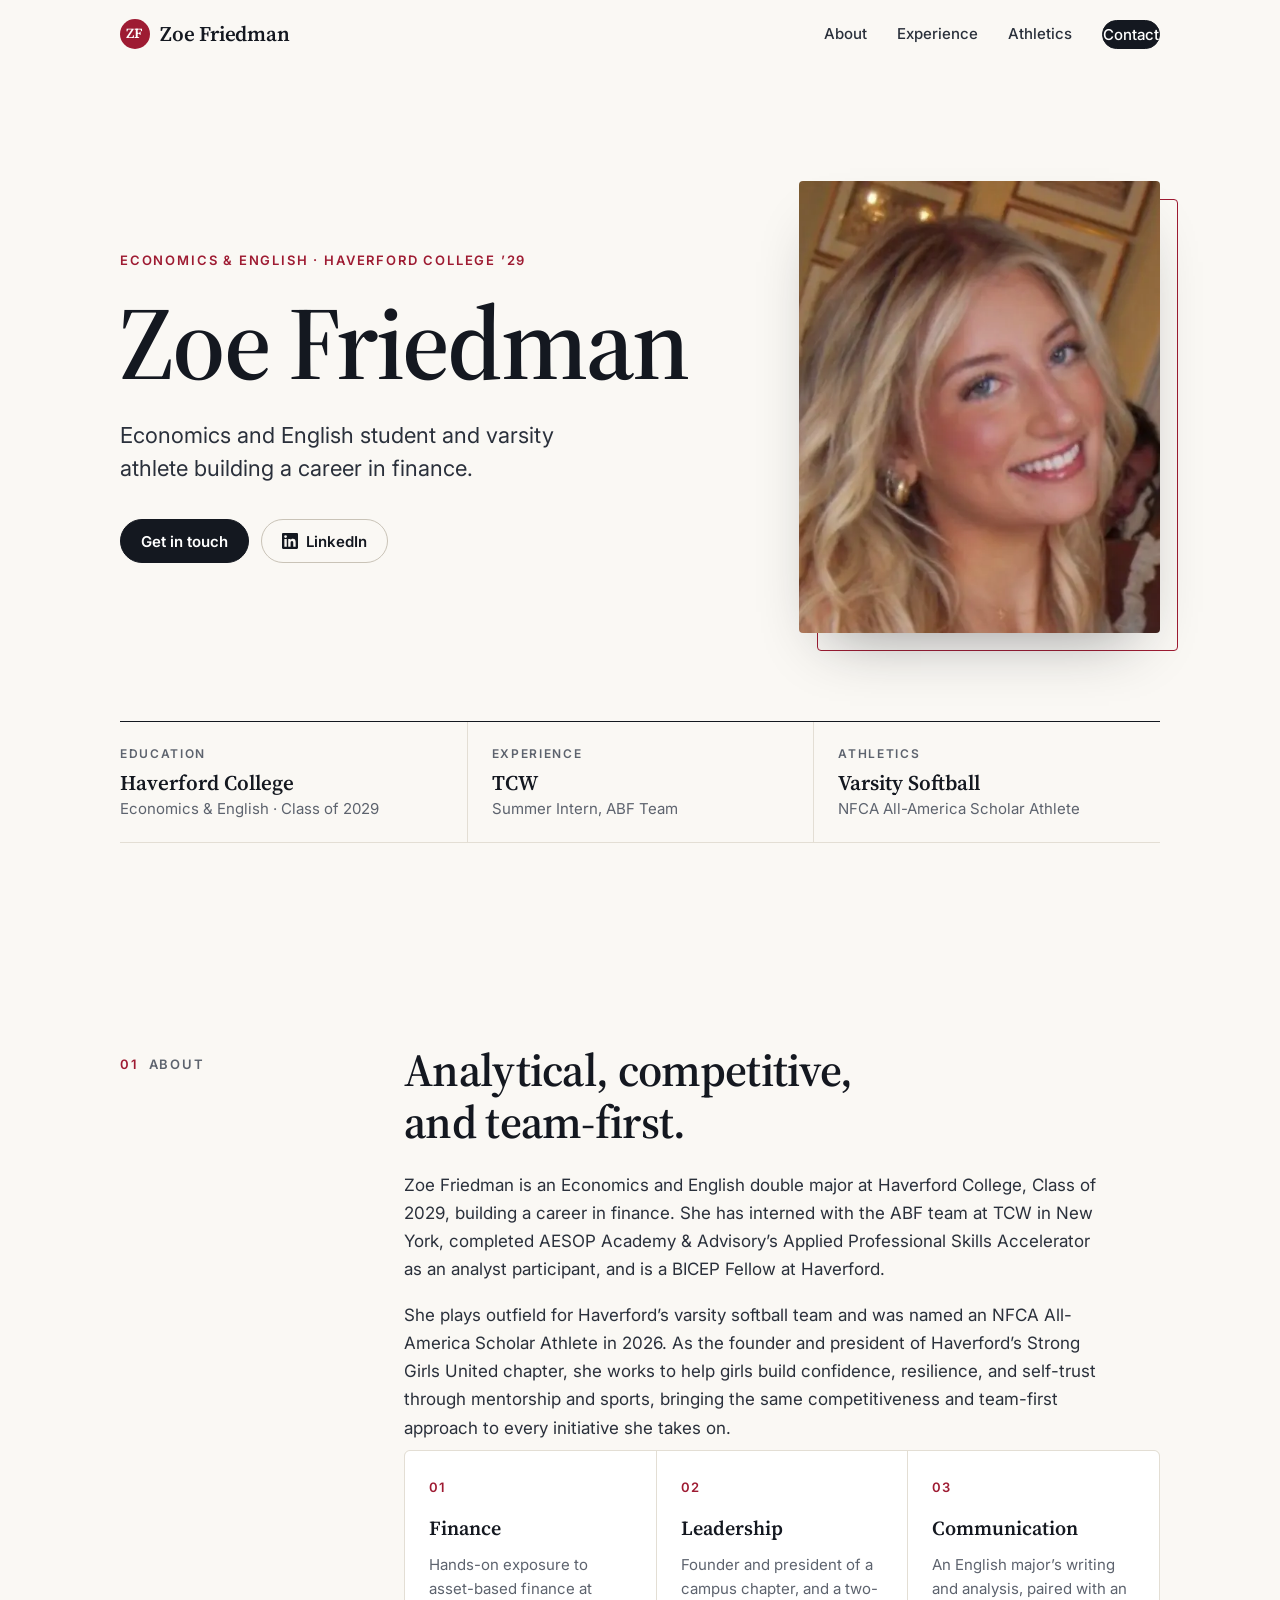
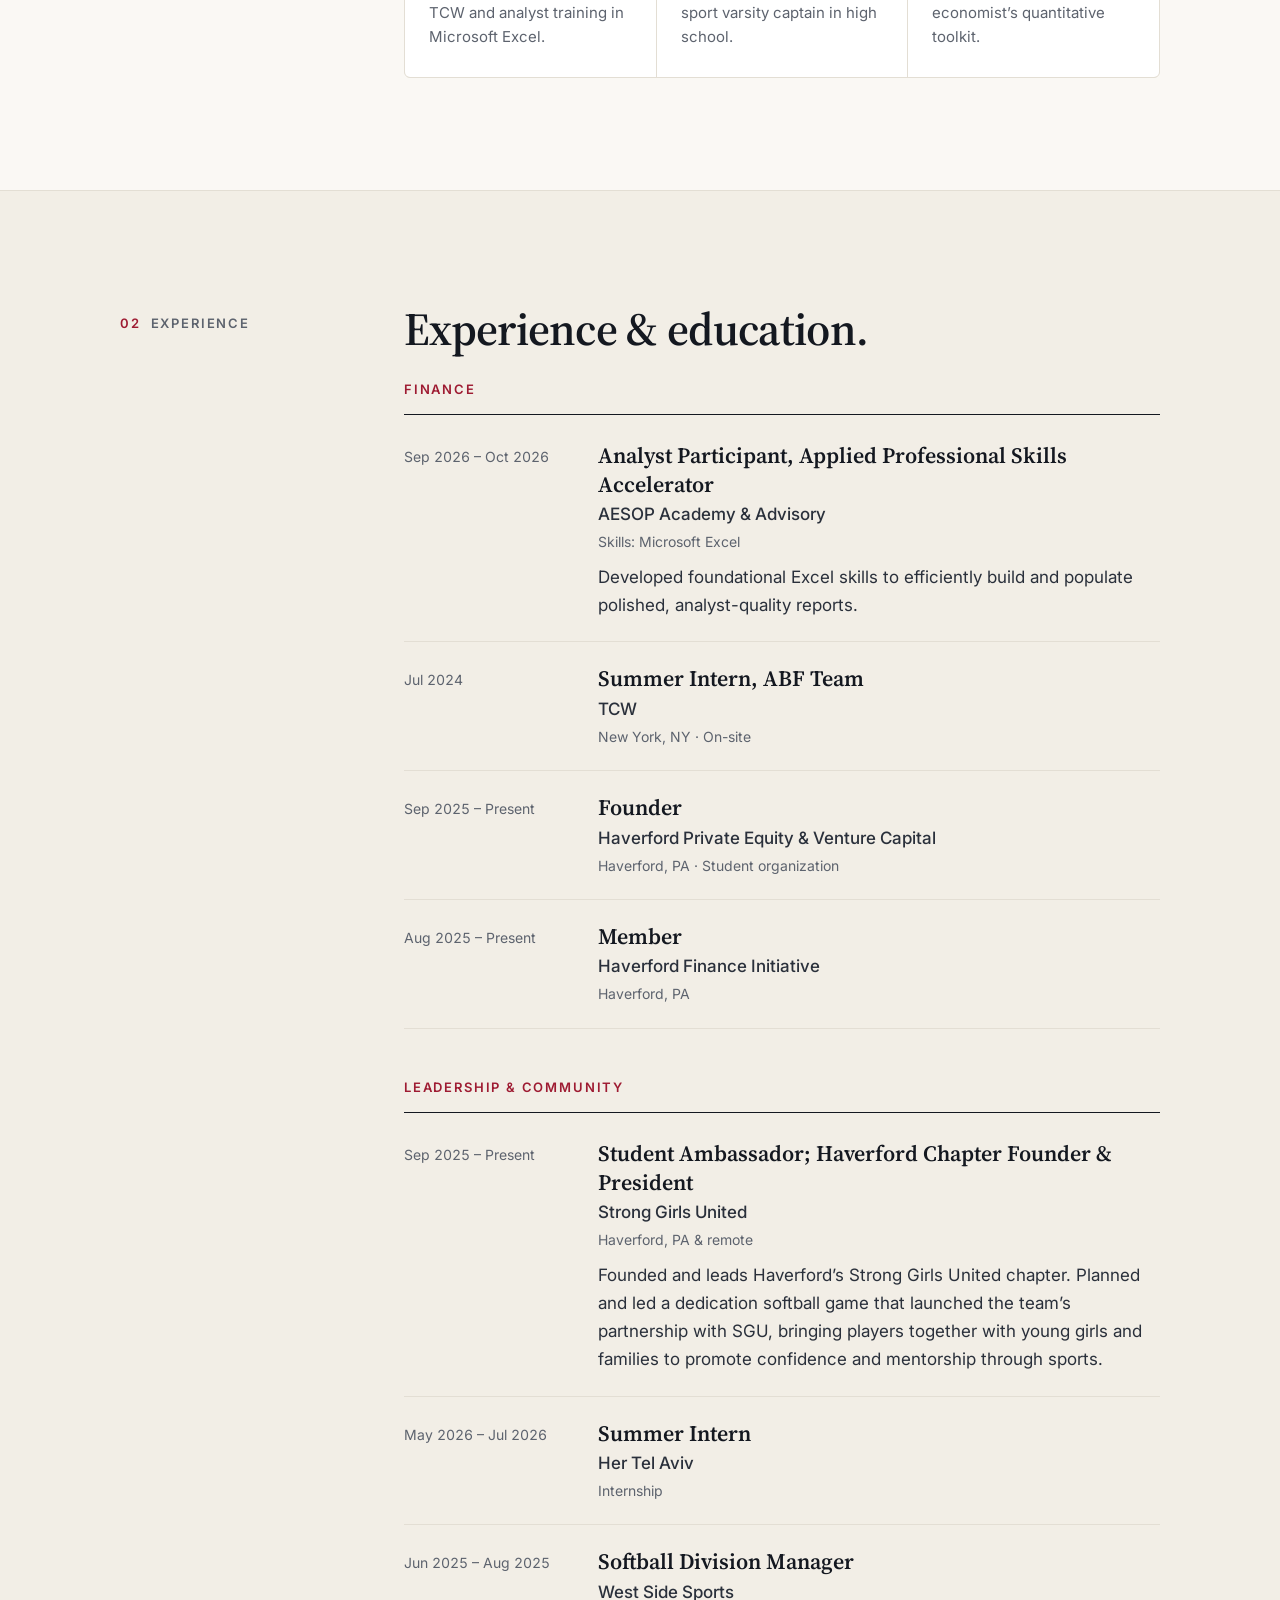
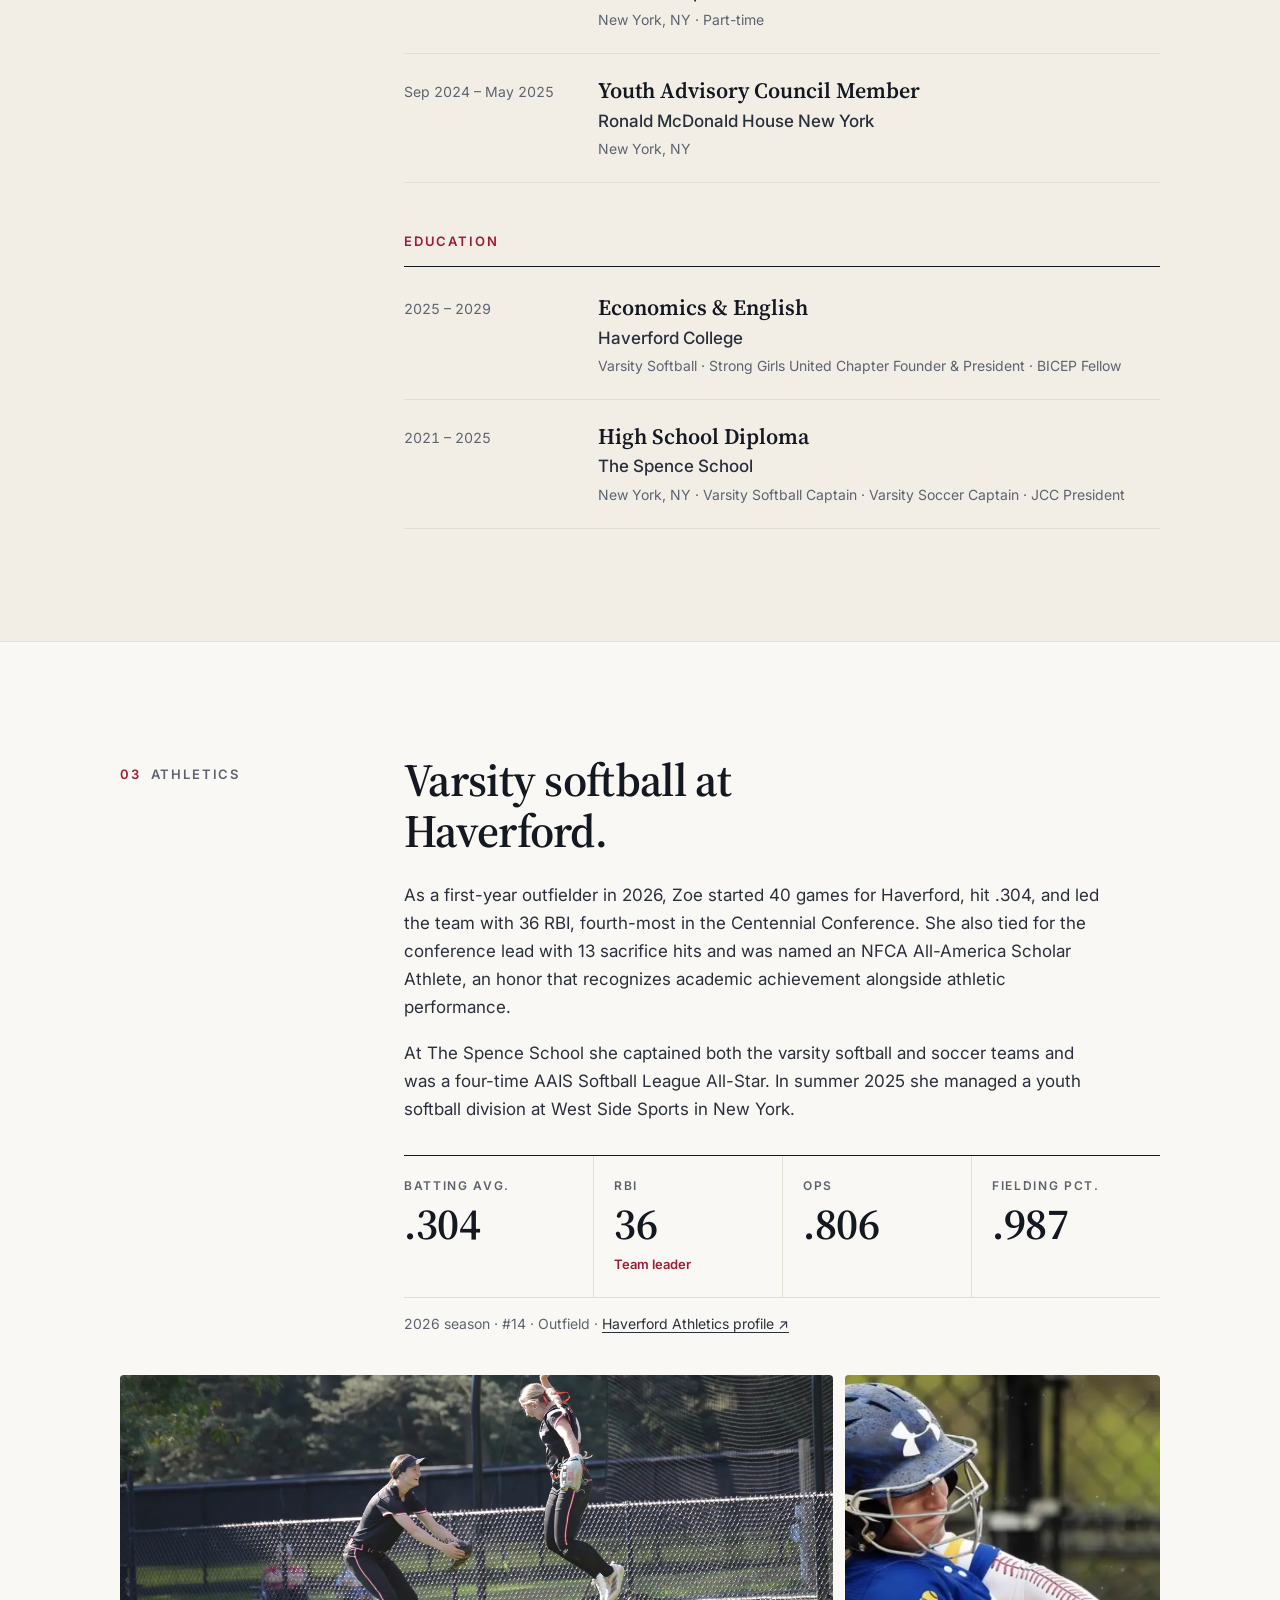
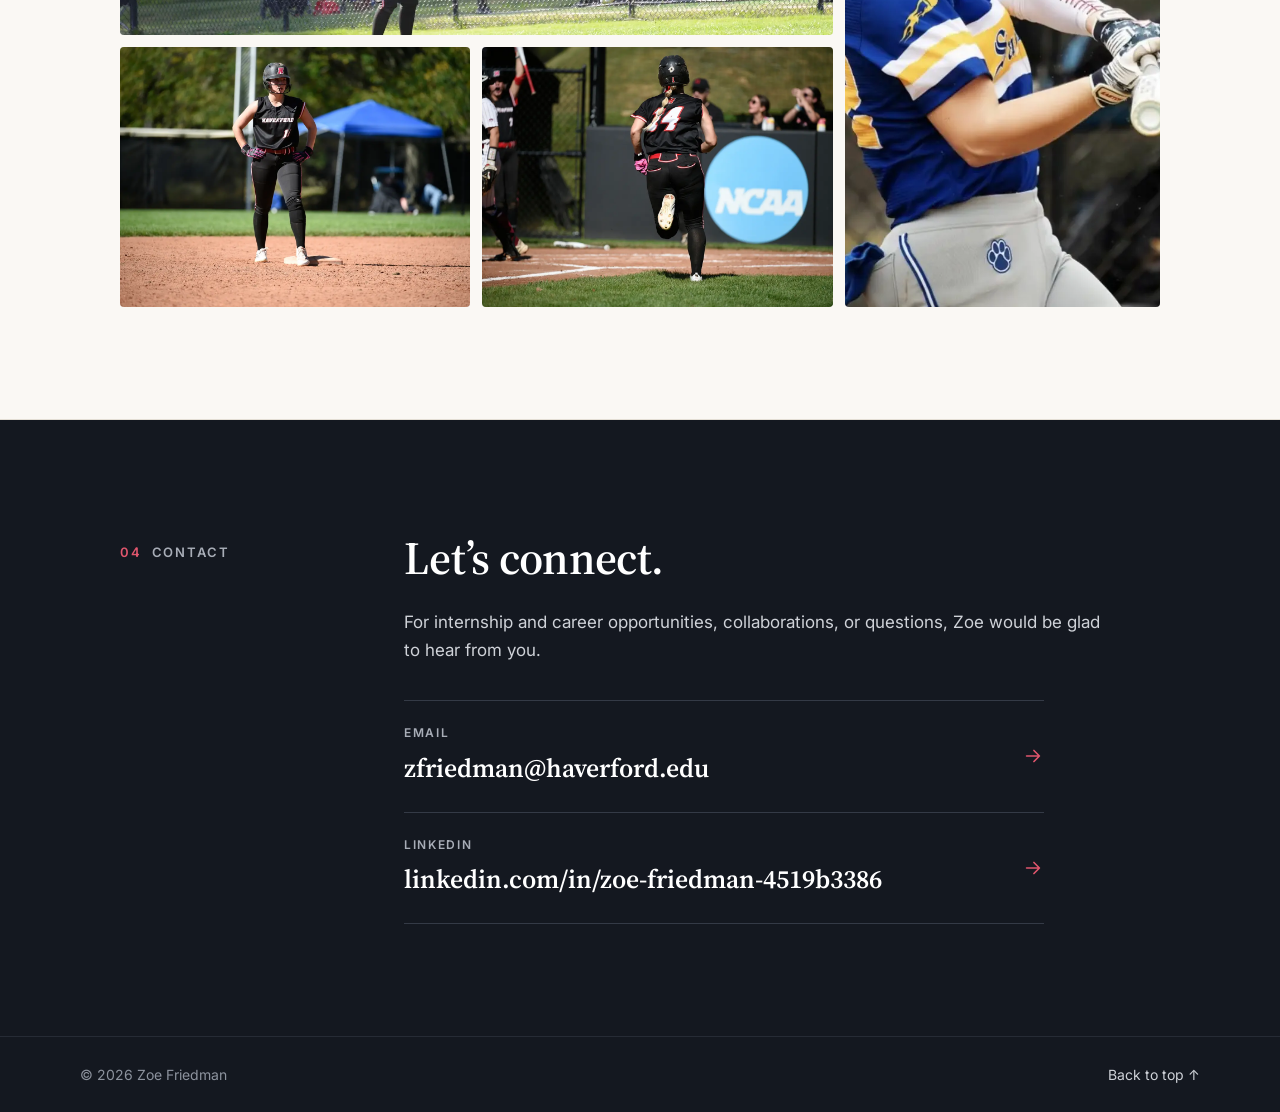
<file: index.html>
<!DOCTYPE html>
<html lang="en">
<head>
  <meta charset="utf-8" />
  <meta name="viewport" content="width=device-width, initial-scale=1" />

  <title>Zoe Friedman | Haverford College · Economics &amp; Finance</title>
  <meta name="description" content="Zoe Friedman is an Economics &amp; English student at Haverford College (Class of 2029) building a career in finance. Former TCW summer intern, varsity softball player, and NFCA All-America Scholar Athlete." />
  <meta name="author" content="Zoe Friedman" />
  <meta name="robots" content="index, follow, max-image-preview:large" />
  <link rel="canonical" href="https://www.zoefriedman.com/" />
  <meta name="theme-color" content="#faf8f4" />

  <!-- Link previews (LinkedIn, iMessage, Slack, etc.) -->
  <meta property="og:type" content="profile" />
  <meta property="og:site_name" content="Zoe Friedman" />
  <meta property="og:title" content="Zoe Friedman — Haverford College" />
  <meta property="og:description" content="Economics &amp; English student at Haverford College building a career in finance. Former TCW summer intern and NFCA All-America Scholar Athlete." />
  <meta property="og:url" content="https://www.zoefriedman.com/" />
  <meta property="og:image" content="https://www.zoefriedman.com/images/web/og-image.jpg" />
  <meta property="og:image:width" content="1200" />
  <meta property="og:image:height" content="630" />
  <meta property="og:image:alt" content="Zoe Friedman — Economics, Haverford College" />
  <meta property="profile:first_name" content="Zoe" />
  <meta property="profile:last_name" content="Friedman" />
  <meta name="twitter:card" content="summary_large_image" />
  <meta name="twitter:title" content="Zoe Friedman — Haverford College" />
  <meta name="twitter:description" content="Economics &amp; English student at Haverford College building a career in finance." />
  <meta name="twitter:image" content="https://www.zoefriedman.com/images/web/og-image.jpg" />

  <link rel="icon" href="favicon.svg" type="image/svg+xml" />
  <link rel="icon" href="images/favicon.png" type="image/png" sizes="512x512" />
  <link rel="apple-touch-icon" href="images/web/apple-touch-icon.png" />

  <link rel="preconnect" href="https://fonts.googleapis.com" />
  <link rel="preconnect" href="https://fonts.gstatic.com" crossorigin />
  <link href="https://fonts.googleapis.com/css2?family=Inter:wght@400;500;600&amp;family=Source+Serif+4:opsz,wght@8..60,400;8..60,600&amp;display=swap" rel="stylesheet" />
  <link rel="preload" as="image" href="images/web/zoe-friedman-headshot.webp" type="image/webp" />
  <link rel="stylesheet" href="styles.css" />

  <!-- Structured data: tells Google who this site is about -->
  <script type="application/ld+json">
  {
    "@context": "https://schema.org",
    "@graph": [
      {
        "@type": "WebSite",
        "@id": "https://www.zoefriedman.com/#website",
        "url": "https://www.zoefriedman.com/",
        "name": "Zoe Friedman",
        "inLanguage": "en-US",
        "about": { "@id": "https://www.zoefriedman.com/#zoe" }
      },
      {
        "@type": "ProfilePage",
        "@id": "https://www.zoefriedman.com/#profile",
        "url": "https://www.zoefriedman.com/",
        "name": "Zoe Friedman",
        "isPartOf": { "@id": "https://www.zoefriedman.com/#website" },
        "mainEntity": { "@id": "https://www.zoefriedman.com/#zoe" }
      },
      {
        "@type": "Person",
        "@id": "https://www.zoefriedman.com/#zoe",
        "name": "Zoe Friedman",
        "givenName": "Zoe",
        "familyName": "Friedman",
        "url": "https://www.zoefriedman.com/",
        "image": "https://www.zoefriedman.com/images/web/zoe-friedman-headshot.jpg",
        "email": "mailto:zfriedman@haverford.edu",
        "description": "Economics & English student at Haverford College (Class of 2029) building a career in finance; former TCW summer intern, varsity softball outfielder, and NFCA All-America Scholar Athlete.",
        "homeLocation": { "@type": "Place", "name": "New York, NY" },
        "award": ["NFCA All-America Scholar Athlete (2026)"],
        "alumniOf": [
          { "@type": "CollegeOrUniversity", "name": "Haverford College", "url": "https://www.haverford.edu/" },
          { "@type": "HighSchool", "name": "The Spence School" }
        ],
        "memberOf": [
          { "@type": "Organization", "name": "Haverford Private Equity & Venture Capital" },
          { "@type": "Organization", "name": "Haverford Finance Initiative" },
          { "@type": "Organization", "name": "Strong Girls United" },
          { "@type": "SportsTeam", "name": "Haverford College Softball", "sport": "Softball" }
        ],
        "knowsAbout": ["Economics", "Finance", "Asset-Based Finance", "Private Equity", "Venture Capital", "Microsoft Excel", "English Literature", "Leadership"],
        "sameAs": [
          "https://www.linkedin.com/in/zoe-friedman-4519b3386/",
          "https://haverfordathletics.com/sports/softball/roster/zoe--friedman/10756"
        ]
      }
    ]
  }
  </script>
</head>

<body>
  <a class="skip-link" href="#main">Skip to content</a>

  <!-- ============ HEADER ============ -->
  <header class="site-header" id="top">
    <div class="wrap header-inner">
      <a class="wordmark" href="#top" aria-label="Zoe Friedman — home">
        <span class="mono" aria-hidden="true">ZF</span>
        Zoe Friedman
      </a>

      <button class="menu-toggle" type="button" aria-expanded="false" aria-controls="site-nav" aria-label="Open menu">
        <svg width="20" height="20" viewBox="0 0 20 20" aria-hidden="true"><path d="M2 5h16M2 10h16M2 15h16" stroke="currentColor" stroke-width="1.6" stroke-linecap="round"/></svg>
      </button>

      <nav class="site-nav" id="site-nav" aria-label="Primary">
        <a href="#about">About</a>
        <a href="#experience">Experience</a>
        <a href="#athletics">Athletics</a>
        <a class="btn btn-sm" href="#contact">Contact</a>
      </nav>
    </div>
  </header>

  <main id="main">

    <!-- ============ HERO ============ -->
    <section class="hero" aria-labelledby="hero-title">
      <div class="wrap">
        <div class="hero-grid">
          <div>
            <p class="eyebrow">Economics &amp; English · Haverford College ’29</p>
            <h1 id="hero-title">Zoe Friedman</h1>
            <p class="lede">Economics and English student and varsity athlete building a career in finance.</p>
            <div class="hero-actions">
              <a class="btn" href="#contact">Get in touch</a>
              <a class="btn btn-ghost" href="https://www.linkedin.com/in/zoe-friedman-4519b3386/" target="_blank" rel="noopener me">
                <svg width="16" height="16" viewBox="0 0 24 24" aria-hidden="true"><path fill="currentColor" d="M20.45 20.45h-3.56v-5.57c0-1.33-.02-3.04-1.85-3.04-1.85 0-2.14 1.45-2.14 2.94v5.67H9.34V9h3.42v1.56h.05c.48-.9 1.64-1.85 3.38-1.85 3.61 0 4.28 2.38 4.28 5.47v6.27zM5.34 7.43a2.06 2.06 0 1 1 0-4.13 2.06 2.06 0 0 1 0 4.13zM7.12 20.45H3.56V9h3.56v11.45zM22.22 0H1.77C.79 0 0 .77 0 1.73v20.54C0 23.23.79 24 1.77 24h20.45c.98 0 1.78-.77 1.78-1.73V1.73C24 .77 23.2 0 22.22 0z"/></svg>
                LinkedIn
              </a>
              <!-- To add a resume button: upload resume to the repo as "Zoe-Friedman-Resume.pdf", then uncomment:
              <a class="btn btn-ghost" href="Zoe-Friedman-Resume.pdf">Resume (PDF)</a>
              -->
            </div>
          </div>

          <figure class="portrait">
            <picture>
              <source srcset="images/web/zoe-friedman-headshot.webp" type="image/webp" />
              <img src="images/web/zoe-friedman-headshot.jpg" width="640" height="640" alt="Portrait of Zoe Friedman" fetchpriority="high" />
            </picture>
          </figure>
        </div>

        <dl class="facts">
          <div class="fact">
            <dt>Education</dt>
            <dd>Haverford College<span>Economics &amp; English · Class of 2029</span></dd>
          </div>
          <div class="fact">
            <dt>Experience</dt>
            <dd>TCW<span>Summer Intern, ABF Team</span></dd>
          </div>
          <div class="fact">
            <dt>Athletics</dt>
            <dd>Varsity Softball<span>NFCA All-America Scholar Athlete</span></dd>
          </div>
        </dl>
      </div>
    </section>

    <!-- ============ ABOUT ============ -->
    <section class="section" id="about" aria-labelledby="about-title">
      <div class="wrap section-grid">
        <p class="section-label"><b>01</b>About</p>
        <div class="reveal">
          <h2 id="about-title">Analytical, competitive, and team-first.</h2>
          <div class="prose">
            <p>Zoe Friedman is an Economics and English double major at Haverford College, Class of 2029, building a career in finance. She has interned with the ABF team at TCW in New York, completed AESOP Academy &amp; Advisory’s Applied Professional Skills Accelerator as an analyst participant, and is a BICEP Fellow at Haverford.</p>
            <p>She plays outfield for Haverford’s varsity softball team and was named an NFCA All-America Scholar Athlete in 2026. As the founder and president of Haverford’s Strong Girls United chapter, she works to help girls build confidence, resilience, and self-trust through mentorship and sports, bringing the same competitiveness and team-first approach to every initiative she takes on.</p>
          </div>

          <div class="focus-grid">
            <div class="focus">
              <span class="num">01</span>
              <h3>Finance</h3>
              <p>Hands-on exposure to asset-based finance at TCW and analyst training in Microsoft Excel.</p>
            </div>
            <div class="focus">
              <span class="num">02</span>
              <h3>Leadership</h3>
              <p>Founder and president of a campus chapter, and a two-sport varsity captain in high school.</p>
            </div>
            <div class="focus">
              <span class="num">03</span>
              <h3>Communication</h3>
              <p>An English major’s writing and analysis, paired with an economist’s quantitative toolkit.</p>
            </div>
          </div>
        </div>
      </div>
    </section>

    <!-- ============ EXPERIENCE ============ -->
    <section class="section section-alt" id="experience" aria-labelledby="experience-title">
      <div class="wrap section-grid">
        <p class="section-label"><b>02</b>Experience</p>
        <div class="reveal">
          <h2 id="experience-title">Experience &amp; education.</h2>

          <div class="xp-group">
            <h3>Finance</h3>
            <ul class="xp-list">
              <li class="xp">
                <div class="xp-date">Sep 2026 – Oct 2026</div>
                <div>
                  <p class="xp-role">Analyst Participant, Applied Professional Skills Accelerator</p>
                  <p class="xp-org">AESOP Academy &amp; Advisory</p>
                  <p class="xp-meta">Skills: Microsoft Excel</p>
                  <p class="xp-desc">Developed foundational Excel skills to efficiently build and populate polished, analyst-quality reports.</p>
                </div>
              </li>
              <li class="xp">
                <div class="xp-date">Jul 2024</div>
                <div>
                  <p class="xp-role">Summer Intern, ABF Team</p>
                  <p class="xp-org">TCW</p>
                  <p class="xp-meta">New York, NY · On-site</p>
                </div>
              </li>
              <li class="xp">
                <div class="xp-date">Sep 2025 – Present</div>
                <div>
                  <p class="xp-role">Founder</p>
                  <p class="xp-org">Haverford Private Equity &amp; Venture Capital</p>
                  <p class="xp-meta">Haverford, PA · Student organization</p>
                </div>
              </li>
              <li class="xp">
                <div class="xp-date">Aug 2025 – Present</div>
                <div>
                  <p class="xp-role">Member</p>
                  <p class="xp-org">Haverford Finance Initiative</p>
                  <p class="xp-meta">Haverford, PA</p>
                </div>
              </li>
            </ul>
          </div>

          <div class="xp-group">
            <h3>Leadership &amp; Community</h3>
            <ul class="xp-list">
              <li class="xp">
                <div class="xp-date">Sep 2025 – Present</div>
                <div>
                  <p class="xp-role">Student Ambassador; Haverford Chapter Founder &amp; President</p>
                  <p class="xp-org">Strong Girls United</p>
                  <p class="xp-meta">Haverford, PA &amp; remote</p>
                  <p class="xp-desc">Founded and leads Haverford’s Strong Girls United chapter. Planned and led a dedication softball game that launched the team’s partnership with SGU, bringing players together with young girls and families to promote confidence and mentorship through sports.</p>
                </div>
              </li>
              <li class="xp">
                <div class="xp-date">May 2026 – Jul 2026</div>
                <div>
                  <p class="xp-role">Summer Intern</p>
                  <p class="xp-org">Her Tel Aviv</p>
                  <p class="xp-meta">Internship</p>
                </div>
              </li>
              <li class="xp">
                <div class="xp-date">Jun 2025 – Aug 2025</div>
                <div>
                  <p class="xp-role">Softball Division Manager</p>
                  <p class="xp-org">West Side Sports</p>
                  <p class="xp-meta">New York, NY · Part-time</p>
                </div>
              </li>
              <li class="xp">
                <div class="xp-date">Sep 2024 – May 2025</div>
                <div>
                  <p class="xp-role">Youth Advisory Council Member</p>
                  <p class="xp-org">Ronald McDonald House New York</p>
                  <p class="xp-meta">New York, NY</p>
                </div>
              </li>
            </ul>
          </div>

          <div class="xp-group">
            <h3>Education</h3>
            <ul class="xp-list">
              <li class="xp">
                <div class="xp-date">2025 – 2029</div>
                <div>
                  <p class="xp-role">Economics &amp; English</p>
                  <p class="xp-org">Haverford College</p>
                  <p class="xp-meta">Varsity Softball · Strong Girls United Chapter Founder &amp; President · BICEP Fellow</p>
                </div>
              </li>
              <li class="xp">
                <div class="xp-date">2021 – 2025</div>
                <div>
                  <p class="xp-role">High School Diploma</p>
                  <p class="xp-org">The Spence School</p>
                  <p class="xp-meta">New York, NY · Varsity Softball Captain · Varsity Soccer Captain · JCC President</p>
                </div>
              </li>
            </ul>
          </div>
        </div>
      </div>
    </section>

    <!-- ============ ATHLETICS ============ -->
    <section class="section" id="athletics" aria-labelledby="athletics-title">
      <div class="wrap">
        <div class="section-grid">
          <p class="section-label"><b>03</b>Athletics</p>
          <div class="reveal">
            <h2 id="athletics-title">Varsity softball at Haverford.</h2>
            <div class="prose">
              <p>As a first-year outfielder in 2026, Zoe started 40 games for Haverford, hit .304, and led the team with 36 RBI, fourth-most in the Centennial Conference. She also tied for the conference lead with 13 sacrifice hits and was named an NFCA All-America Scholar Athlete, an honor that recognizes academic achievement alongside athletic performance.</p>
              <p>At The Spence School she captained both the varsity softball and soccer teams and was a four-time AAIS Softball League All-Star. In summer 2025 she managed a youth softball division at West Side Sports in New York.</p>
            </div>

            <dl class="stats" aria-label="2026 season statistics">
              <div class="stat"><dt>Batting avg.</dt><dd>.304</dd></div>
              <div class="stat"><dt>RBI</dt><dd>36</dd><span>Team leader</span></div>
              <div class="stat"><dt>OPS</dt><dd>.806</dd></div>
              <div class="stat"><dt>Fielding pct.</dt><dd>.987</dd></div>
            </dl>
            <p class="stats-note">2026 season · #14 · Outfield · <a href="https://haverfordathletics.com/sports/softball/roster/zoe--friedman/10756" target="_blank" rel="noopener">Haverford Athletics profile ↗</a></p>
          </div>
        </div>

        <div class="photo-grid reveal">
          <figure class="wide">
            <picture>
              <source srcset="images/web/zoe-softball.webp" type="image/webp" />
              <img src="images/web/zoe-softball.jpg" width="1400" height="646" loading="lazy" alt="Zoe Friedman celebrating with a teammate in the outfield" />
            </picture>
          </figure>
          <figure class="tall">
            <picture>
              <source srcset="images/web/zoe1.webp" type="image/webp" />
              <img src="images/web/zoe1.jpg" width="1170" height="893" loading="lazy" alt="Zoe Friedman making contact at the plate" style="object-position: 42% 50%;" />
            </picture>
          </figure>
          <figure>
            <picture>
              <source srcset="images/web/zoe2.webp" type="image/webp" />
              <img src="images/web/zoe2.jpg" width="1400" height="932" loading="lazy" alt="Zoe Friedman on the infield for Haverford" />
            </picture>
          </figure>
          <figure>
            <picture>
              <source srcset="images/web/zoe3.webp" type="image/webp" />
              <img src="images/web/zoe3.jpg" width="1400" height="932" loading="lazy" alt="Zoe Friedman running the bases" />
            </picture>
          </figure>
        </div>
      </div>
    </section>

    <!-- ============ CONTACT ============ -->
    <section class="section contact" id="contact" aria-labelledby="contact-title">
      <div class="wrap section-grid">
        <p class="section-label"><b>04</b>Contact</p>
        <div>
          <h2 id="contact-title">Let’s connect.</h2>
          <div class="prose">
            <p>For internship and career opportunities, collaborations, or questions, Zoe would be glad to hear from you.</p>
          </div>
          <div class="contact-links">
            <a class="contact-link" href="mailto:zfriedman@haverford.edu">
              <span><small>Email</small><strong>zfriedman@haverford.edu</strong></span>
              <svg class="arrow" width="22" height="22" viewBox="0 0 24 24" aria-hidden="true"><path d="M5 12h14M13 6l6 6-6 6" fill="none" stroke="currentColor" stroke-width="1.8" stroke-linecap="round" stroke-linejoin="round"/></svg>
            </a>
            <a class="contact-link" href="https://www.linkedin.com/in/zoe-friedman-4519b3386/" target="_blank" rel="noopener me">
              <span><small>LinkedIn</small><strong>linkedin.com/in/zoe-friedman-4519b3386</strong></span>
              <svg class="arrow" width="22" height="22" viewBox="0 0 24 24" aria-hidden="true"><path d="M5 12h14M13 6l6 6-6 6" fill="none" stroke="currentColor" stroke-width="1.8" stroke-linecap="round" stroke-linejoin="round"/></svg>
            </a>
          </div>
        </div>
      </div>
    </section>
  </main>

  <footer class="site-footer">
    <div class="wrap footer-inner">
      <span>© <span id="year">2026</span> Zoe Friedman</span>
      <a href="#top">Back to top ↑</a>
    </div>
  </footer>

  <script>
    (function () {
      var doc = document.documentElement;
      doc.classList.add("js");

      var y = document.getElementById("year");
      if (y) y.textContent = new Date().getFullYear();

      // Header border on scroll
      var header = document.querySelector(".site-header");
      var onScroll = function () { header.classList.toggle("scrolled", window.scrollY > 8); };
      onScroll();
      window.addEventListener("scroll", onScroll, { passive: true });

      // Mobile menu
      var toggle = document.querySelector(".menu-toggle");
      var nav = document.getElementById("site-nav");
      var setOpen = function (open) {
        nav.classList.toggle("open", open);
        toggle.setAttribute("aria-expanded", String(open));
        toggle.setAttribute("aria-label", open ? "Close menu" : "Open menu");
      };
      toggle.addEventListener("click", function () { setOpen(!nav.classList.contains("open")); });
      nav.addEventListener("click", function (e) { if (e.target.closest("a")) setOpen(false); });
      document.addEventListener("keydown", function (e) { if (e.key === "Escape") setOpen(false); });

      // Highlight current section in nav
      var links = Array.prototype.slice.call(nav.querySelectorAll('a[href^="#"]'));
      var sections = links.map(function (a) { return document.querySelector(a.getAttribute("href")); });

      if ("IntersectionObserver" in window) {
        var spy = new IntersectionObserver(function (entries) {
          entries.forEach(function (entry) {
            if (!entry.isIntersecting) return;
            links.forEach(function (a) {
              a.toggleAttribute("aria-current", a.getAttribute("href") === "#" + entry.target.id);
              if (a.hasAttribute("aria-current")) a.setAttribute("aria-current", "true");
            });
          });
        }, { rootMargin: "-45% 0px -50% 0px" });
        sections.forEach(function (s) { if (s) spy.observe(s); });

        // Gentle fade-in (content is fully visible without JS)
        var reveal = new IntersectionObserver(function (entries) {
          entries.forEach(function (entry) {
            if (entry.isIntersecting) { entry.target.classList.add("in"); reveal.unobserve(entry.target); }
          });
        }, { rootMargin: "0px 0px -8% 0px" });
        document.querySelectorAll(".reveal").forEach(function (el) { reveal.observe(el); });
      } else {
        document.querySelectorAll(".reveal").forEach(function (el) { el.classList.add("in"); });
      }
    })();
  </script>
</body>
</html>
</file>
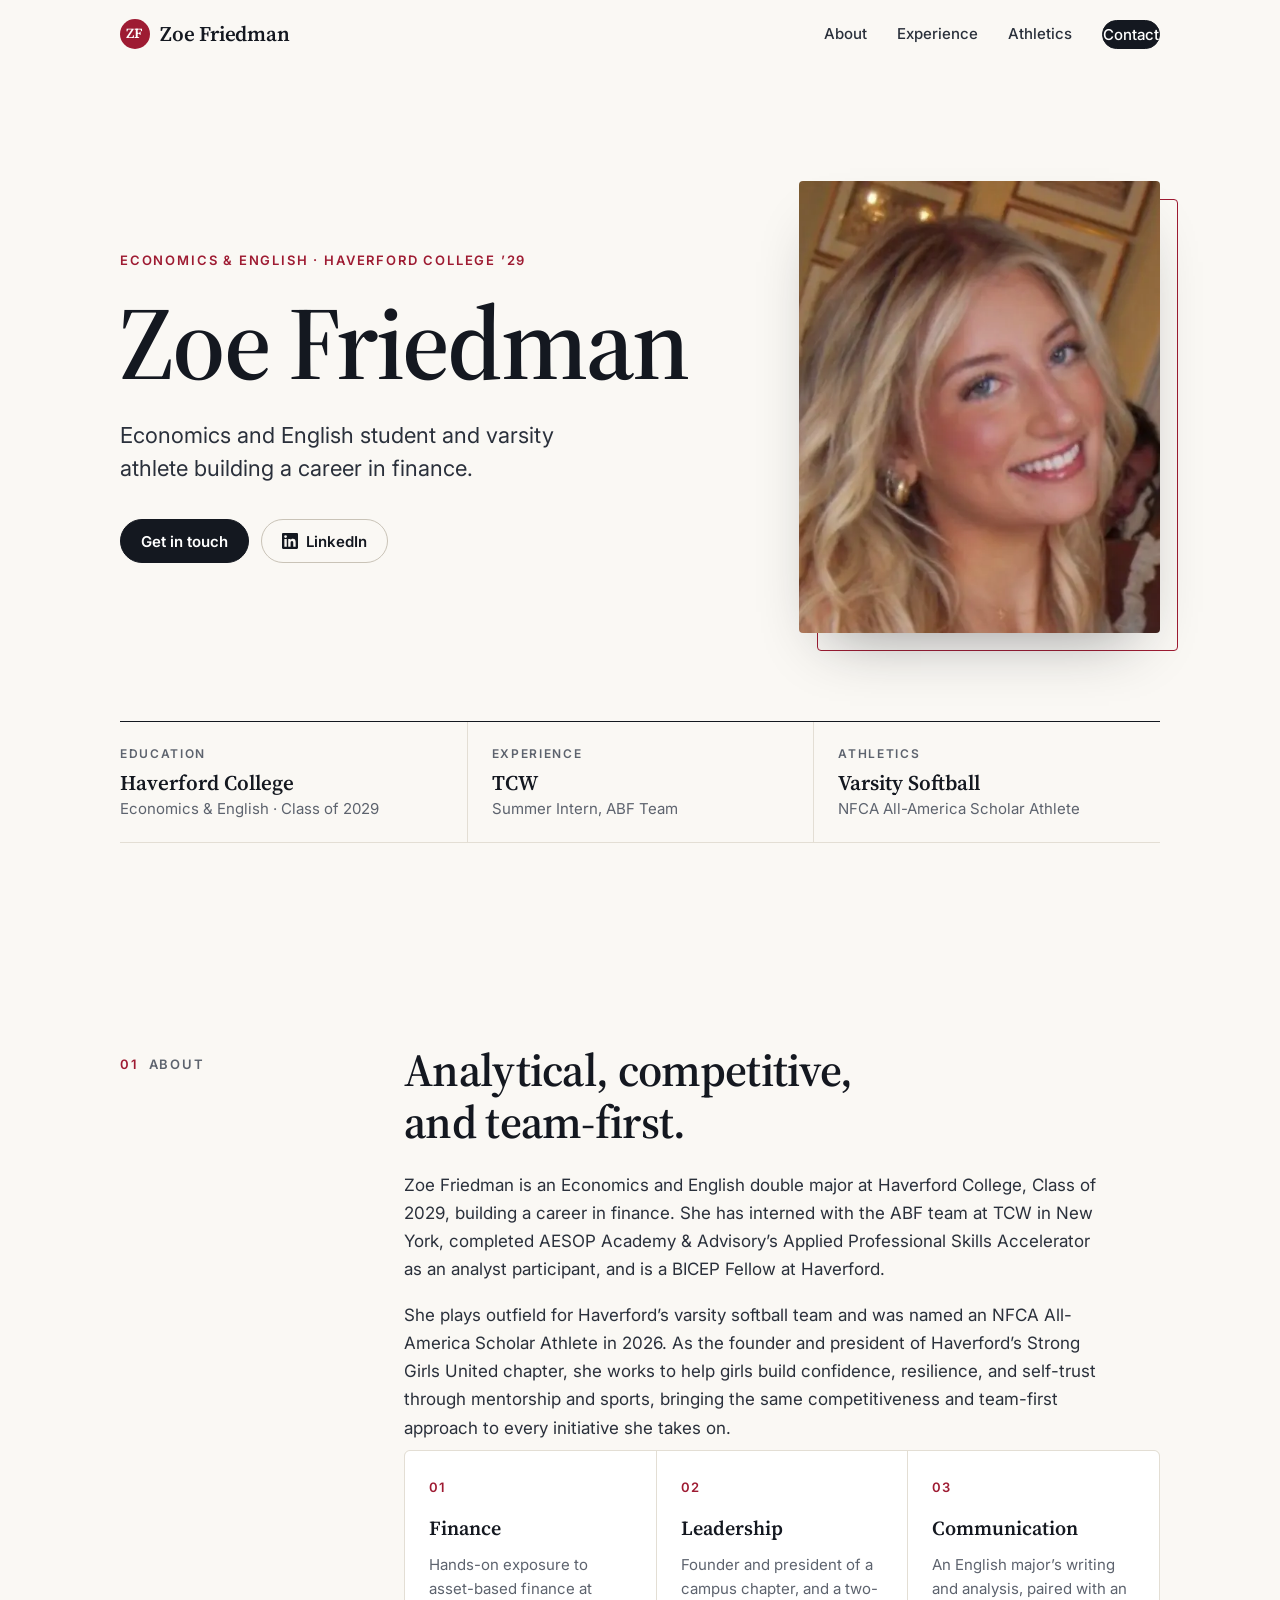
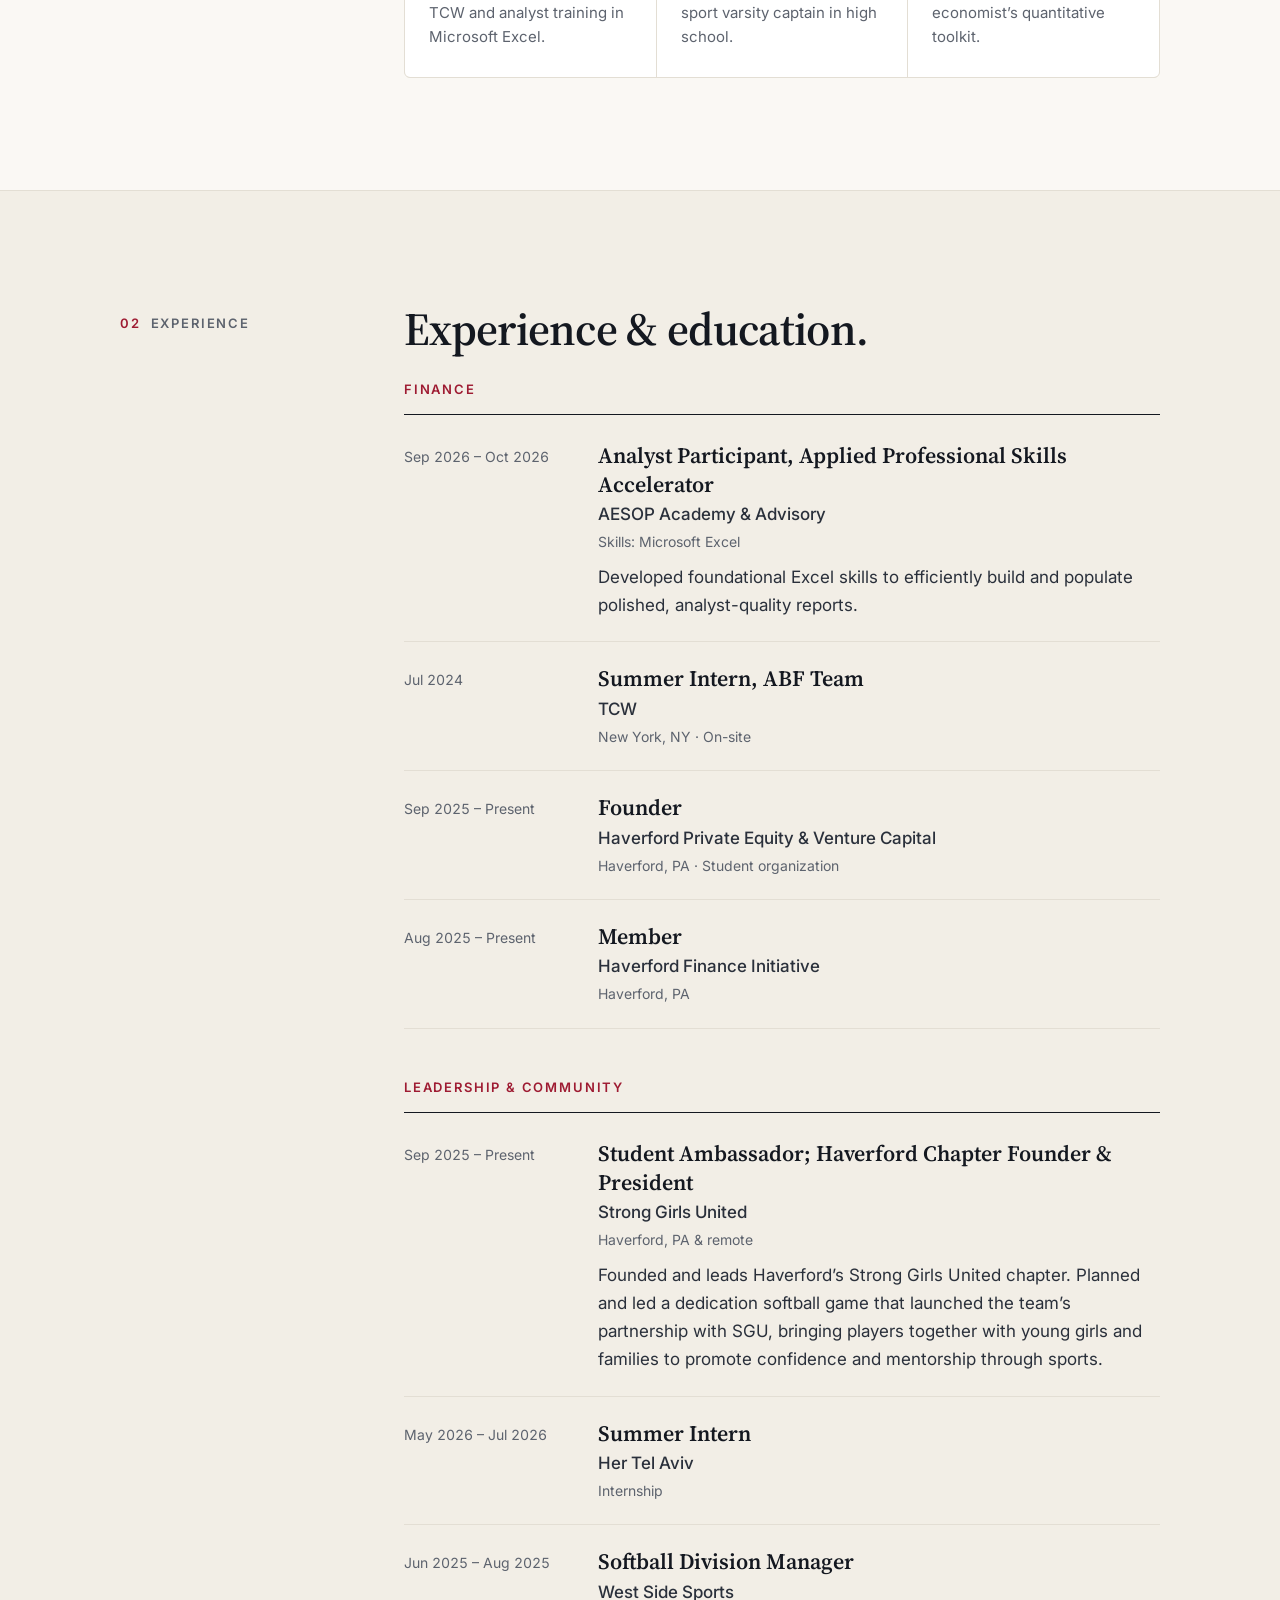
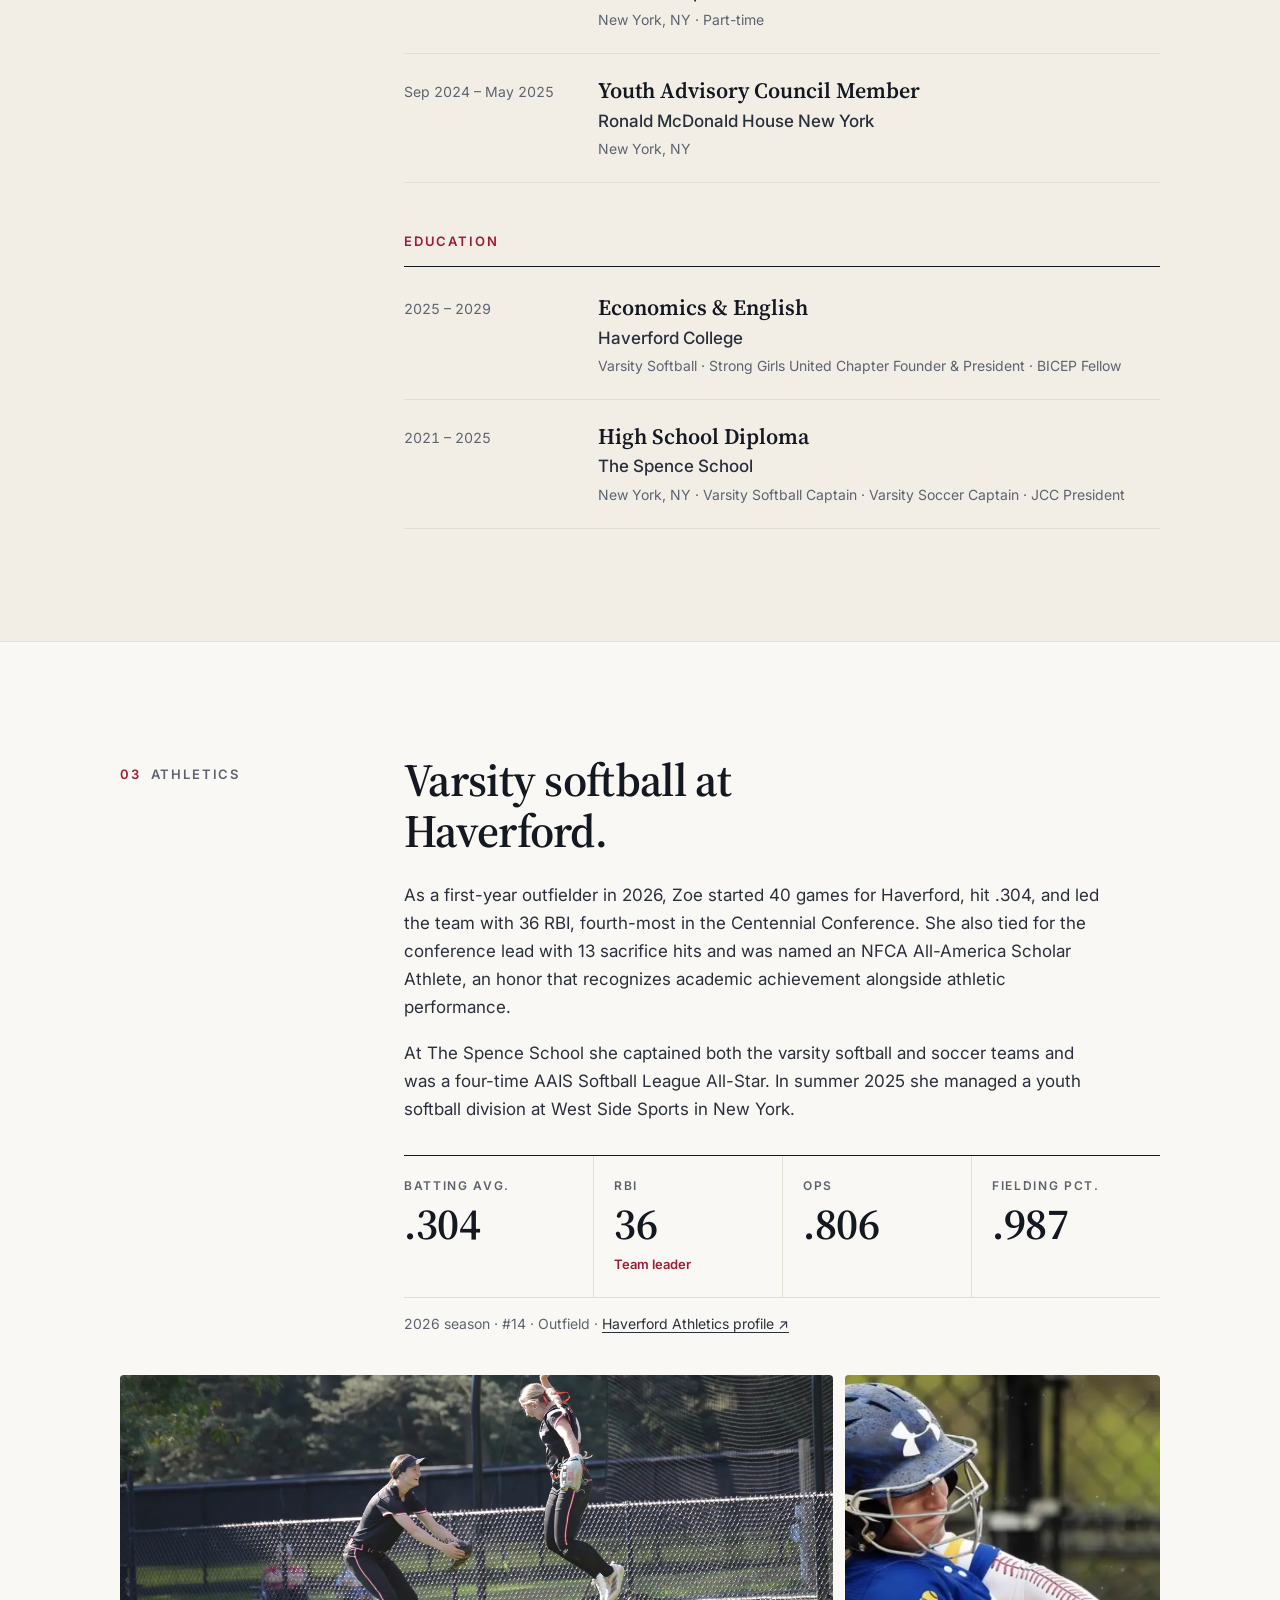
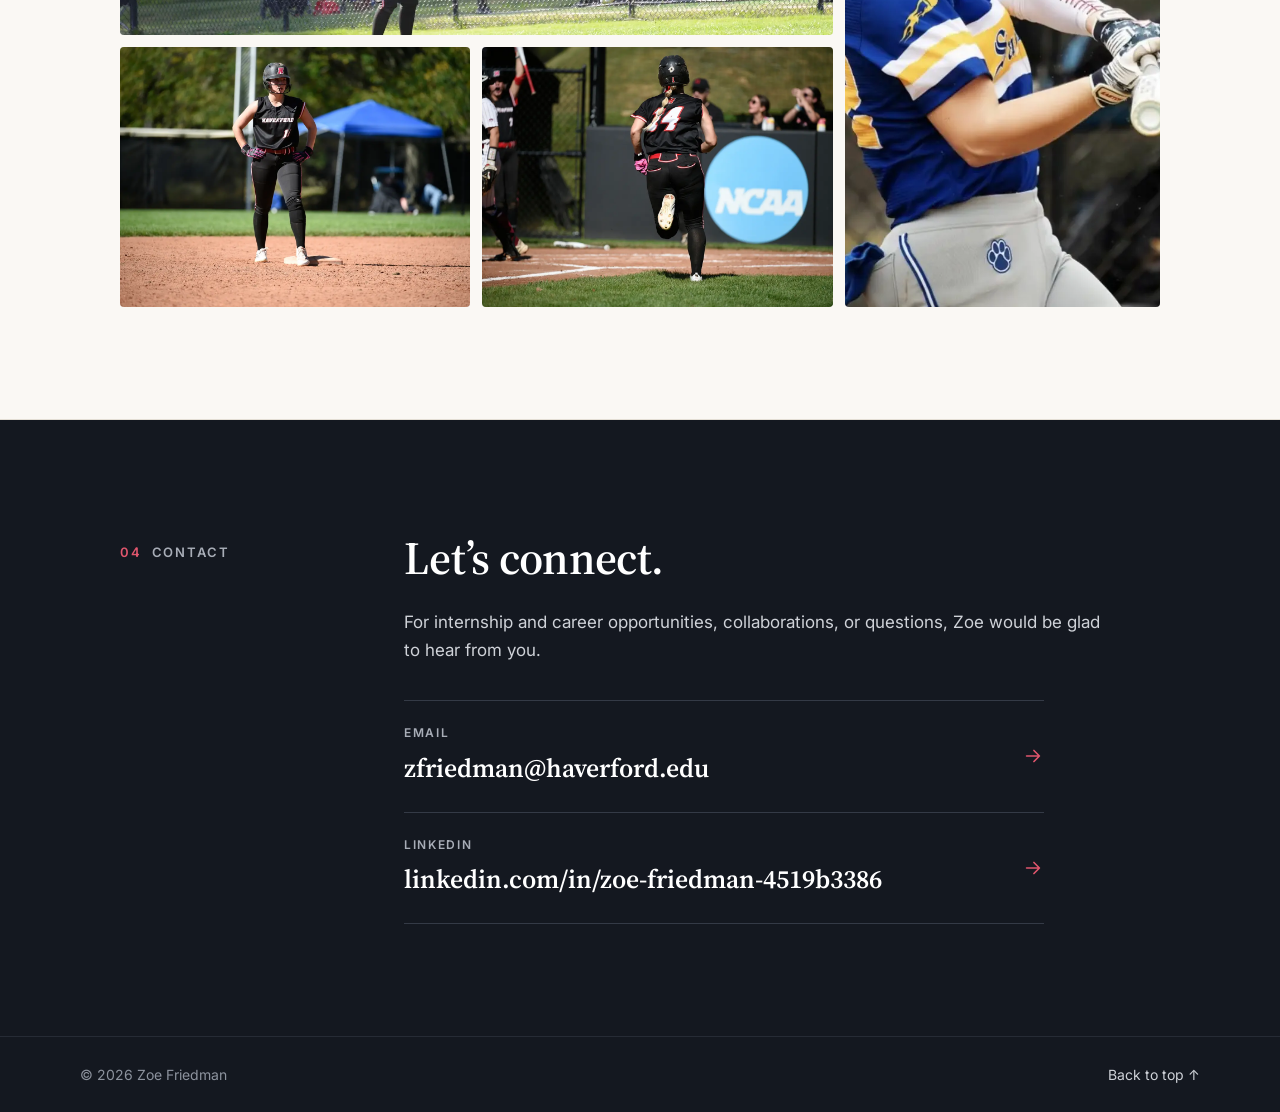
<file: gallery.html>
<!DOCTYPE html>
<html lang="en">
<head>
  <meta charset="utf-8" />
  <title>Zoe Friedman</title>
  <meta name="robots" content="noindex, follow" />
  <link rel="canonical" href="https://www.zoefriedman.com/#athletics" />
  <meta http-equiv="refresh" content="0; url=/#athletics" />
  <script>location.replace("/#athletics");</script>
</head>
<body>
  <p>The gallery has moved. <a href="/#athletics">Continue to zoefriedman.com</a>.</p>
</body>
</html>
</file>
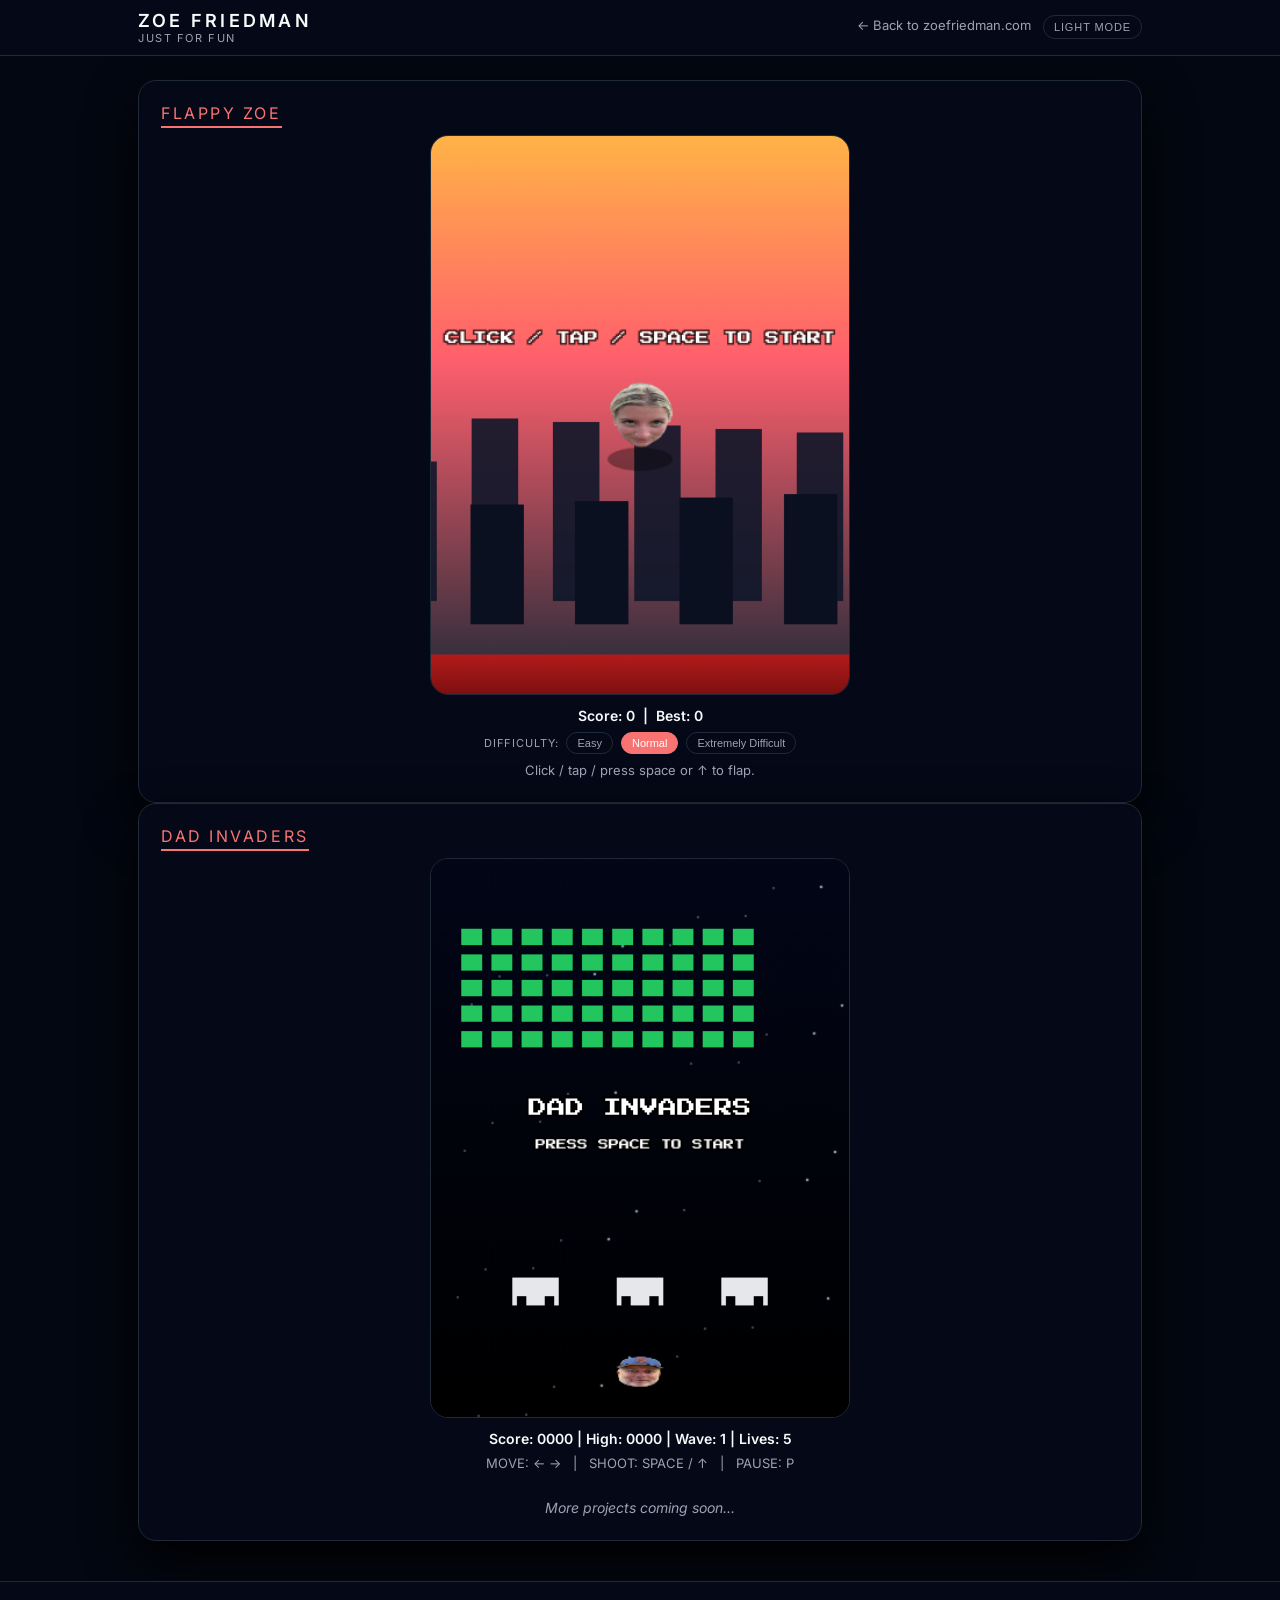
<file: projects.html>
<!DOCTYPE html>
<html lang="en">
<head>
  <meta charset="UTF-8" />
  <title>Just for Fun — Zoe Friedman</title>
  <meta name="robots" content="noindex, nofollow" />
  <meta name="viewport" content="width=device-width, initial-scale=1" />
  <meta
    name="description"
    content="Projects page for Zoe Friedman, featuring a Flappy Bird style game."
  />

  <!-- Favicon -->
  <link rel="icon" type="image/png" href="images/favicon.png" />

  <!-- Fonts -->
  <link rel="preconnect" href="https://fonts.googleapis.com" />
  <link rel="preconnect" href="https://fonts.gstatic.com" crossorigin />
  <link
    href="https://fonts.googleapis.com/css2?family=Inter:wght@300;400;500;600;700&family=Press+Start+2P&display=swap"
    rel="stylesheet"
  />

  <style>
    :root {
  --red: #b31b1b;
  --red-soft: #f97373;

  /* LIGHT THEME (default when body does NOT have .theme-dark) */
  --bg-page: #f4f5f7;
  --bg-elevated: #ffffff;
  --bg-card: #ffffff;
  --border-subtle: #e2e4ea;
  --text-main: #141414;
  --text-muted: #666a73;
  --shadow-soft: 0 18px 40px rgba(15, 23, 42, 0.14);

  /* NYC game colors (same for both themes) */
  --ground-light: #b31b1b; /* Haverford red */
  --ground-dark: #7f1010;
  --pipe-light: #1e3a8a;   /* gentle dark blue */
  --pipe-dark: #0b1f4f;
}

    body.theme-dark {
      /* same palette, just slightly deeper */
      --bg-page: #030711;
      --bg-elevated: #050816;
      --bg-card: #050816;
      --border-subtle: #1f2937;
      --text-main: #f9fafb;
      --text-muted: #9ca3b4;
      --shadow-soft: 0 22px 50px rgba(0, 0, 0, 0.9);
    }

    * {
      margin: 0;
      padding: 0;
      box-sizing: border-box;
    }

    body {
      font-family: "Inter", system-ui, -apple-system, BlinkMacSystemFont,
        "Segoe UI", sans-serif;
      background: var(--bg-page);
      color: var(--text-main);
      transition: background-color 0.25s ease, color 0.25s ease;
    }

    a {
      color: inherit;
      text-decoration: none;
    }

    /* NAV */
    header {
      position: sticky;
      top: 0;
      z-index: 20;
      background: var(--bg-elevated);
      border-bottom: 1px solid var(--border-subtle);
      backdrop-filter: blur(12px);
      transition: background-color 0.25s ease, border-color 0.25s ease;
    }

    .nav-inner {
      max-width: 1040px;
      margin: 0 auto;
      padding: 10px 18px;
      display: flex;
      align-items: center;
      justify-content: space-between;
      gap: 12px;
    }

    .logo-block {
      font-size: 13px;
      letter-spacing: 0.12em;
      text-transform: uppercase;
      font-weight: 600;
      line-height: 1.2;
    }

    .logo-name {
      font-size: 18px;
      letter-spacing: 0.18em;
    }

    .logo-sub {
      font-size: 11px;
      color: var(--text-muted);
      font-weight: 400;
    }

    .nav-right {
      display: flex;
      align-items: center;
      gap: 12px;
    }

    .nav-links {
      display: flex;
      gap: 22px;
      font-size: 13px;
      align-items: center;
    }

    .nav-links a {
      padding-bottom: 4px;
      color: var(--text-muted);
      transition: color 0.2s ease;
      position: relative;
    }

    .nav-links a.active,
    .nav-links a:hover {
      color: var(--red-soft);
    }

    .nav-links a.active::after,
    .nav-links a:hover::after {
      content: "";
      position: absolute;
      left: 0;
      right: 0;
      bottom: 0;
      height: 2px;
      background: var(--red-soft);
      border-radius: 999px;
    }

    .theme-toggle {
      border-radius: 999px;
      border: 1px solid var(--border-subtle);
      padding: 5px 10px;
      font-size: 11px;
      letter-spacing: 0.08em;
      text-transform: uppercase;
      background: transparent;
      color: var(--text-muted);
      cursor: pointer;
      transition: background-color 0.2s ease, color 0.2s ease,
        border-color 0.2s ease, transform 0.1s ease;
    }

    .theme-toggle:hover {
      background: rgba(179, 27, 27, 0.08);
      color: var(--text-main);
      border-color: var(--red-soft);
      transform: translateY(-1px);
    }

    /* Admin floating panel */
    .admin-launcher {
      position: fixed;
      right: 16px;
      bottom: 18px;
      z-index: 30;
      padding: 10px 16px;
      border-radius: 14px;
      border: 1px solid var(--border-subtle);
      background: var(--bg-elevated);
      color: var(--text-main);
      font-weight: 600;
      box-shadow: var(--shadow-soft);
      cursor: pointer;
      transition: transform 0.15s ease, box-shadow 0.2s ease,
        background-color 0.2s ease, border-color 0.2s ease;
    }

    .admin-launcher:hover {
      transform: translateY(-1px);
      box-shadow: 0 22px 55px rgba(15, 23, 42, 0.18);
      border-color: var(--red-soft);
    }

    .admin-panel {
      position: fixed;
      right: 16px;
      bottom: 80px;
      width: min(440px, calc(100% - 32px));
      max-height: min(660px, calc(100vh - 120px));
      background: var(--bg-elevated);
      border: 1px solid var(--border-subtle);
      border-radius: 16px;
      box-shadow: var(--shadow-soft);
      overflow: hidden;
      transform: translateY(16px);
      opacity: 0;
      visibility: hidden;
      transition: opacity 0.2s ease, transform 0.2s ease, visibility 0.2s;
      z-index: 40;
      display: flex;
      flex-direction: column;
      padding: 16px;
    }

    .admin-panel.open {
      opacity: 1;
      visibility: visible;
      transform: translateY(0);
    }

    .admin-header {
      display: flex;
      align-items: center;
      justify-content: space-between;
      padding: 14px 16px;
      border-bottom: 1px solid var(--border-subtle);
      background: var(--bg-card);
    }

    .admin-title {
      display: flex;
      align-items: center;
      gap: 10px;
      font-weight: 700;
      letter-spacing: 0.12em;
      text-transform: uppercase;
      font-size: 14px;
    }

    .admin-close {
      border: none;
      background: transparent;
      font-size: 20px;
      cursor: pointer;
      color: var(--text-muted);
      padding: 4px;
      border-radius: 8px;
      transition: background-color 0.2s ease, color 0.2s ease;
    }

    .admin-close:hover {
      background: rgba(179, 27, 27, 0.08);
      color: var(--text-main);
    }

    .admin-section {
      padding: 16px;
      border-bottom: 1px solid var(--border-subtle);
      background: var(--bg-elevated);
    }

    .admin-section p {
      color: var(--text-muted);
      line-height: 1.5;
    }

    .admin-section:last-child {
      border-bottom: none;
    }

    .admin-row {
      display: flex;
      flex-direction: column;
      gap: 6px;
      margin-bottom: 14px;
    }

    .admin-row label {
      font-size: 12px;
      font-weight: 500;
      color: var(--text-muted);
    }

    .admin-row input[type="text"],
    .admin-row input[type="password"] {
      padding: 10px;
      border-radius: 10px;
      border: 1px solid var(--border-subtle);
      background: var(--bg-card);
      color: var(--text-main);
      font-size: 13px;
      outline: none;
      transition: border-color 0.15s ease, box-shadow 0.15s ease;
    }

    .admin-row input:focus,
    .admin-row textarea:focus,
    .admin-row select:focus {
      border-color: var(--red-soft);
      box-shadow: 0 0 0 3px rgba(179, 27, 27, 0.1);
    }

    .admin-actions {
      display: flex;
      gap: 8px;
      flex-wrap: wrap;
      margin-top: 8px;
    }

    .admin-button {
      flex: 1;
      padding: 10px 12px;
      border-radius: 12px;
      border: 1px solid var(--border-subtle);
      background: var(--bg-card);
      color: var(--text-main);
      font-weight: 600;
      letter-spacing: 0.06em;
      text-transform: uppercase;
      cursor: pointer;
      transition: transform 0.15s ease, border-color 0.2s ease,
        background-color 0.2s ease, color 0.2s ease, box-shadow 0.2s ease;
    }

    .admin-button.primary {
      background: var(--red);
      color: #fff;
      border-color: var(--red);
    }

    .admin-button:hover {
      transform: translateY(-1px);
      border-color: var(--red-soft);
      box-shadow: 0 12px 28px rgba(0, 0, 0, 0.2);
    }

    .admin-alert {
      font-size: 12px;
      color: var(--text-muted);
      margin-top: 6px;
    }

    .nav-toggle {
      display: none;
      width: 32px;
      height: 32px;
      border-radius: 999px;
      border: 1px solid var(--border-subtle);
      background: transparent;
      cursor: pointer;
      align-items: center;
      justify-content: center;
      padding: 0;
    }

    .nav-toggle span {
      display: block;
      width: 16px;
      height: 2px;
      border-radius: 999px;
      background: var(--text-muted);
      transition: transform 0.2s ease, opacity 0.2s ease, background 0.2s ease;
    }

    .nav-toggle span + span {
      margin-top: 3px;
    }

    body.nav-open .nav-toggle span:nth-child(1) {
      transform: translateY(5px) rotate(45deg);
    }

    body.nav-open .nav-toggle span:nth-child(2) {
      opacity: 0;
    }

    body.nav-open .nav-toggle span:nth-child(3) {
      transform: translateY(-5px) rotate(-45deg);
    }

    @media (max-width: 780px) {
      .nav-inner {
        align-items: center;
      }

      .nav-right {
        gap: 8px;
      }

      .nav-links {
        position: absolute;
        left: 0;
        right: 0;
        top: 100%;
        background: var(--bg-elevated);
        border-bottom: 1px solid var(--border-subtle);
        padding: 10px 18px 12px;
        display: none;
        flex-direction: column;
        gap: 10px;
        font-size: 13px;
      }

      body.nav-open .nav-links {
        display: flex;
      }

      .nav-toggle {
        display: inline-flex;
      }
    }

    /* PAGE LAYOUT */
    .page {
      max-width: 1040px;
      margin: 0 auto;
      padding: 24px 18px 40px;
    }

    .card {
      background: var(--bg-card);
      border-radius: 18px;
      padding: 22px 22px 24px;
      border: 1px solid var(--border-subtle);
      box-shadow: var(--shadow-soft);
    }

    .section-title {
      margin-bottom: 12px;
    }

    .section-title span {
      font-size: 16px;
      letter-spacing: 0.16em;
      text-transform: uppercase;
      color: var(--red-soft);
      border-bottom: 2px solid var(--red-soft);
      padding-bottom: 3px;
    }

    .game-wrapper {
      display: flex;
      flex-direction: column;
      align-items: center;
      gap: 12px;
    }

    .game-container {
      width: 100%;
      max-width: 420px;
      aspect-ratio: 3 / 4;
      border-radius: 18px;
      border: 1px solid var(--border-subtle);
      overflow: hidden;
      background: transparent;
      transform-origin: center;
      transition: transform 0.08s ease-out;
    }

    .game-container.bounce {
      transform: scale(1.03);
    }

    canvas#game-canvas {
      width: 100%;
      height: 100%;
      display: block;
    }

    .game-meta {
      width: 100%;
      max-width: 420px;
      display: flex;
      flex-direction: column;
      gap: 8px;
      align-items: center;
    }

    .game-score {
      font-size: 14px;
      font-weight: 600;
      text-align: center;
    }

    .game-instructions {
      font-size: 13px;
      color: var(--text-muted);
      text-align: center;
    }

    .difficulty-controls {
      display: flex;
      align-items: center;
      gap: 8px;
      font-size: 12px;
      flex-wrap: wrap;
      justify-content: center;
    }

    .difficulty-label {
      text-transform: uppercase;
      letter-spacing: 0.08em;
      font-size: 11px;
      color: var(--text-muted);
    }

    .difficulty-button {
      border-radius: 999px;
      border: 1px solid var(--border-subtle);
      background: transparent;
      padding: 4px 10px;
      font-size: 11px;
      cursor: pointer;
      color: var(--text-muted);
      transition: background-color 0.15s ease, color 0.15s ease,
        border-color 0.15s ease, transform 0.08s ease;
    }

    .difficulty-button:hover {
      transform: translateY(-1px);
      border-color: var(--red-soft);
    }

    .difficulty-button.active {
      background: var(--red-soft);
      color: #ffffff;
      border-color: var(--red-soft);
    }

    .more-coming {
      margin-top: 28px;
      text-align: center;
      font-size: 14px;
      color: var(--text-muted);
      font-style: italic;
    }

    footer {
      text-align: center;
      padding: 16px;
      font-size: 11px;
      color: var(--text-muted);
      border-top: 1px solid var(--border-subtle);
      background: var(--bg-elevated);
      transition: background-color 0.25s ease, border-color 0.25s ease;
    }
        /* Dad Invaders mobile controls */
    .dad-touch-controls {
      display: none;           /* hidden by default (desktop) */
      margin-top: 8px;
      gap: 10px;
      justify-content: center;
    }

    .dad-btn {
      border-radius: 999px;
      border: 1px solid var(--border-subtle);
      background: rgba(15, 23, 42, 0.9);
      color: var(--text-main);
      font-size: 14px;
      padding: 8px 14px;
      min-width: 52px;
      cursor: pointer;
      letter-spacing: 0.08em;
      text-transform: uppercase;
      user-select: none;
      -webkit-user-select: none;
      transition: transform 0.08s ease, background-color 0.15s ease,
        border-color 0.15s ease;
    }

    .dad-btn:active {
      transform: translateY(1px) scale(0.97);
      background: rgba(248, 250, 252, 0.08);
      border-color: var(--red-soft);
    }

    /* show only on mobile-ish widths */
    @media (max-width: 780px) {
      .dad-touch-controls {
        display: flex;
      }
    }

  </style>
</head>
<body class="theme-dark">
  <header>
    <div class="nav-inner">
      <div class="logo-block">
        <div class="logo-name">ZOE FRIEDMAN</div>
        <div class="logo-sub">Just for fun</div>
      </div>

      <div class="nav-right">
        <nav class="nav-links">
          <a href="/">← Back to zoefriedman.com</a>
        </nav>

        <button id="theme-toggle" class="theme-toggle" type="button">
          Light mode
        </button>

        <button id="nav-toggle" class="nav-toggle" type="button" aria-label="Toggle navigation">
          <span></span><span></span><span></span>
        </button>
      </div>
    </div>
  </header>

  <main class="page">
    <div class="card">
      <div class="section-title"><span>Flappy Zoe</span></div>

      <div class="game-wrapper">
        <div class="game-container" id="game-container">
          <canvas id="game-canvas"></canvas>
        </div>

        <div class="game-meta">
          <div class="game-score" id="score-display">
            Score: 0&nbsp;|&nbsp;Best: 0
          </div>

          <div class="difficulty-controls">
            <span class="difficulty-label">Difficulty:</span>
            <button class="difficulty-button" data-mode="easy">Easy</button>
            <button class="difficulty-button active" data-mode="normal">Normal</button>
            <button class="difficulty-button" data-mode="cracked">Extremely Difficult</button>
          </div>

          <div class="game-instructions">
            Click / tap / press space or ↑ to flap.
          </div>
        </div>
      </div>
    </div>
        <div class="card">
      <div class="section-title"><span>Dad Invaders</span></div>

      <div class="game-wrapper">
        <div class="game-container" id="dad-container">
          <canvas id="dad-canvas"></canvas>
        </div>

        <div class="game-meta">
          <div class="game-score" id="dad-score-display">
            Score: 0000&nbsp;|&nbsp;High: 0000&nbsp;|&nbsp;Wave: 1&nbsp;|&nbsp;Lives: 3
          </div>

          <div class="game-instructions">
            MOVE: ← → &nbsp;&nbsp;|&nbsp;&nbsp; SHOOT: SPACE / ↑ &nbsp;&nbsp;|&nbsp;&nbsp; PAUSE: P
          </div>
                    <div class="dad-touch-controls">
            <button id="dad-left" class="dad-btn">⟵</button>
            <button id="dad-fire" class="dad-btn">FIRE</button>
            <button id="dad-right" class="dad-btn">⟶</button>
          </div>

        </div>
      </div>
      <div class="more-coming">More projects coming soon...</div>
    </div>

  </main>

  <footer>
    © <span id="year"></span> Zoe Friedman. All rights reserved.
  </footer>

  <script>
    // Footer year
    document.getElementById("year").textContent = new Date().getFullYear();

    const body = document.body;
    const themeToggle = document.getElementById("theme-toggle");
    const navToggle = document.getElementById("nav-toggle");

    function updateThemeLabel() {
      themeToggle.textContent = body.classList.contains("theme-dark")
        ? "Light mode"
        : "Dark mode";
    }

    themeToggle.addEventListener("click", () => {
      body.classList.toggle("theme-dark");
      updateThemeLabel();
    });
    updateThemeLabel();

    navToggle.addEventListener("click", () => {
      body.classList.toggle("nav-open");
    });

    document.querySelectorAll(".nav-links a").forEach((link) => {
      link.addEventListener("click", () => {
        body.classList.remove("nav-open");
      });
    });

    // --------- Flappy Zoe Game ----------
    (function () {
      const canvas = document.getElementById("game-canvas");
      const ctx = canvas.getContext("2d");
      const scoreDisplay = document.getElementById("score-display");
      const gameContainer = document.getElementById("game-container");

      const WIDTH = 360;
      const HEIGHT = 480;
      canvas.width = WIDTH;
      canvas.height = HEIGHT;

      // Zoe's face
      const birdImg = new Image();
      birdImg.src = "images/z1.png";
      let birdImgLoaded = false;
      birdImg.onload = () => (birdImgLoaded = true);

      // Bird (separate visual radius + hitbox)
      let birdDrawRadius = 28;   // how big Zoe LOOKS
      let birdHitRadius  = 20;   // how big Zoe PLAYS
      let birdX = WIDTH / 2;
      let birdY = HEIGHT / 2;
      let birdVel = 0;
      let birdScale = 1;

      // Difficulties
      const difficulties = {
        easy:   { gap: 150, baseSpeed: 1.7, gravity: 0.30, flap: -6.8 },
        normal: { gap: 125, baseSpeed: 2.0, gravity: 0.35, flap: -6.2 },
        cracked:{ gap: 100, baseSpeed: 2.4, gravity: 0.40, flap: -5.6 }
      };

      let currentMode = "normal";
      let pipeGap = difficulties[currentMode].gap;
      let baseSpeed = difficulties[currentMode].baseSpeed;
      let gravity = difficulties[currentMode].gravity;
      let flapStrength = difficulties[currentMode].flap;
      const maxExtraSpeed = 1.2;

      // Pipes
      const pipeWidth = 55;
      let pipes = [];
      let frame = 0;

      // Skyline + ground scroll (smooth tiling)
      let skylineFarOffset = 0;
      let skylineNearOffset = 0;
      let groundOffset = 0;

      // Score / state
      let score = 0;
      let best = 0;
      let started = false;
      let gameOver = false;
      let gotNewBestThisRun = false;

      // Easter egg party state (extremely difficult mode, score 14)
      const PARTY_TRIGGER_SCORE = 14;
      let partyActive = false;
      let partyFrame = 0;
      let partyCountdown = 3;

      // Confetti only for new high score at end + party event
      let confettiTimer = 0;
      const confettiColors = ["#f97373", "#22c55e", "#3b82f6", "#facc15", "#e879f9"];

      // Audio (simple beeps)
      let audioCtx = null;
      function playTone(freq, duration, type, volume) {
        try {
          if (!audioCtx) {
            audioCtx = new (window.AudioContext || window.webkitAudioContext)();
          }
          const osc = audioCtx.createOscillator();
          const gain = audioCtx.createGain();
          osc.type = type || "sine";
          osc.frequency.value = freq;
          gain.gain.value = volume;
          osc.connect(gain);
          gain.connect(audioCtx.destination);
          osc.start();
          osc.stop(audioCtx.currentTime + duration);
        } catch (e) {
          // ignore if unavailable
        }
      }

      function playFlapSound() {
        playTone(650, 0.08, "triangle", 0.08);
      }

      function playScoreSound() {
        playTone(900, 0.12, "square", 0.09);
      }

      function playHitSound() {
        playTone(180, 0.22, "sawtooth", 0.12);
      }

      function updateScoreDisplay() {
        scoreDisplay.textContent = "Score: " + score + " \u00a0|\u00a0 Best: " + best;
      }

      function currentSpeed() {
        return baseSpeed + Math.min(score * 0.08, maxExtraSpeed);
      }

      function applyDifficulty(mode) {
        currentMode = mode;
        const d = difficulties[mode];
        pipeGap = d.gap;
        baseSpeed = d.baseSpeed;
        gravity = d.gravity;
        flapStrength = d.flap;

        document.querySelectorAll(".difficulty-button").forEach((btn) => {
          btn.classList.toggle("active", btn.dataset.mode === mode);
        });

        resetGame();
      }

      document.querySelectorAll(".difficulty-button").forEach((btn) => {
        btn.addEventListener("click", () => {
          applyDifficulty(btn.dataset.mode);
        });
      });

      function resetGame() {
        birdY = HEIGHT / 2;
        birdVel = 0;
        birdScale = 1;
        pipes = [];
        frame = 0;
        score = 0;
        started = false;
        gameOver = false;
        gotNewBestThisRun = false;

        skylineFarOffset = 0;
        skylineNearOffset = 0;
        groundOffset = 0;

        confettiTimer = 0;

        partyActive = false;
        partyFrame = 0;
        partyCountdown = 3;

        updateScoreDisplay();
      }

      function spawnPipe() {
        const minTop = 40;
        const maxTop = HEIGHT - pipeGap - 80;
        const top = minTop + Math.random() * (maxTop - minTop);
        pipes.push({
          x: WIDTH + pipeWidth,
          top,
          passed: false
        });
      }

      function flap() {
        if (!started) started = true;
        if (gameOver) {
          resetGame();
          return;
        }
        if (partyActive) {
          // ignore flaps during party countdown
          return;
        }
        birdVel = flapStrength;
        birdScale = 1.12;
        gameContainer.classList.add("bounce");
        setTimeout(() => gameContainer.classList.remove("bounce"), 90);
        playFlapSound();
      }

      // Input
      canvas.addEventListener("click", flap);
      canvas.addEventListener("touchstart", (e) => {
        e.preventDefault();
        flap();
      }, { passive: false });

      window.addEventListener("keydown", (e) => {
        if (e.code === "Space" || e.code === "ArrowUp") {
          e.preventDefault();
          flap();
        }
      });

      function triggerParty() {
        partyActive = true;
        partyFrame = 0;
        partyCountdown = 3;
        confettiTimer = 160; // extra confetti burst
      }

      function drawNYCSkylineBackground() {
        // sunset gradient
        const grad = ctx.createLinearGradient(0, 0, 0, HEIGHT);
        grad.addColorStop(0, "#ffb347"); // top orange
        grad.addColorStop(0.4, "#ff5f6d"); // pink
        grad.addColorStop(1, "#1f2937");   // deep blue
        ctx.fillStyle = grad;
        ctx.fillRect(0, 0, WIDTH, HEIGHT);

        // --- FAR SKYLINE (slow layer, seamless loop) ---
        const farTile = 70;
        skylineFarOffset -= currentSpeed() * 0.25;
        if (skylineFarOffset <= -farTile) skylineFarOffset += farTile;

        ctx.fillStyle = "rgba(15,23,42,0.9)";
        for (let i = 0, x = skylineFarOffset; x < WIDTH + farTile; i++, x += farTile) {
          const h = 80 + ((i * 37) % 40) + 40;
          const y = HEIGHT - 80 - h;
          const w = 40;
          ctx.fillRect(x, y, w, h);

          if (i % 3 === 0) {
            ctx.fillRect(x + w * 0.45, y - 20, w * 0.1, 20);
          }
        }

        // --- NEAR SKYLINE (faster parallax, also tiled) ---
        const nearTile = 90;
        skylineNearOffset -= currentSpeed() * 0.4;
        if (skylineNearOffset <= -nearTile) skylineNearOffset += nearTile;

        ctx.fillStyle = "rgba(10,16,32,1)";
        for (let i = 0, x = skylineNearOffset; x < WIDTH + nearTile; i++, x += nearTile) {
          const h = 60 + ((i * 53) % 50) + 40;
          const y = HEIGHT - 60 - h;
          const w = 46;
          ctx.fillRect(x, y, w, h);
        }

        // --- GROUND (Haverford red) ---
        const groundLight = getComputedStyle(document.documentElement)
          .getPropertyValue("--ground-light").trim();
        const groundDark = getComputedStyle(document.documentElement)
          .getPropertyValue("--ground-dark").trim();

        groundOffset -= currentSpeed() * 0.5;
        if (groundOffset <= -WIDTH) groundOffset += WIDTH;

        const groundH = 34;
        const bottomY = HEIGHT - groundH;
        const groundGrad = ctx.createLinearGradient(0, bottomY, 0, HEIGHT);
        groundGrad.addColorStop(0, groundLight);
        groundGrad.addColorStop(1, groundDark);
        ctx.fillStyle = groundGrad;
        ctx.fillRect(groundOffset, bottomY, WIDTH, groundH);
        ctx.fillRect(groundOffset + WIDTH, bottomY, WIDTH, groundH);
      }

      function drawPipes() {
        const pipeLight = getComputedStyle(document.documentElement)
          .getPropertyValue("--pipe-light").trim();
        const pipeDark = getComputedStyle(document.documentElement)
          .getPropertyValue("--pipe-dark").trim();

        for (const p of pipes) {
          const x = p.x;

          // top pipe
          ctx.fillStyle = pipeLight;
          ctx.fillRect(x, 0, pipeWidth, p.top);
          ctx.fillStyle = pipeDark;
          ctx.fillRect(x, p.top - 18, pipeWidth, 18);

          // bottom pipe
          ctx.fillStyle = pipeLight;
          ctx.fillRect(x, p.top + pipeGap, pipeWidth, HEIGHT - (p.top + pipeGap));
          ctx.fillStyle = pipeDark;
          ctx.fillRect(x, p.top + pipeGap, pipeWidth, 18);
        }
      }

      // soft shadow under Zoe
      function drawBirdShadow() {
        const groundY = HEIGHT - 34; // same as ground height in background
        const maxShadowY = groundY - 2;
        const shadowY = Math.min(birdY + birdDrawRadius + 10, maxShadowY);
        const shadowX = birdX;

        const distToGround = Math.max(0, groundY - birdY - birdDrawRadius);
        const t = Math.max(0, Math.min(1, distToGround / 120)); // 0 when close to ground
        const maxRadiusX = birdDrawRadius * 1.0;
        const minRadiusX = birdDrawRadius * 0.4;
        const radiusX = minRadiusX + (maxRadiusX - minRadiusX) * t;
        const radiusY = 5 + 5 * t;

        ctx.save();
        ctx.translate(shadowX, shadowY);
        ctx.beginPath();
        ctx.scale(1, radiusY / radiusX);
        ctx.fillStyle = "rgba(0,0,0,0.35)";
        ctx.arc(0, 0, radiusX, 0, Math.PI * 2);
        ctx.fill();
        ctx.restore();
      }

      function drawBird() {
        ctx.save();
        ctx.translate(birdX, birdY);
        const tilt = Math.max(-0.5, Math.min(0.5, birdVel / 9));
        ctx.rotate(tilt);

        birdScale += (1 - birdScale) * 0.12;
        ctx.scale(birdScale, birdScale);

        if (birdImgLoaded) {
          ctx.beginPath();
          ctx.arc(0, 0, birdDrawRadius, 0, Math.PI * 2);
          ctx.clip();
          ctx.drawImage(
            birdImg,
            -birdDrawRadius,
            -birdDrawRadius,
            birdDrawRadius * 2,
            birdDrawRadius * 2
          );
        } else {
          ctx.fillStyle = "#b31b1b";
          ctx.beginPath();
          ctx.arc(0, 0, birdDrawRadius, 0, Math.PI * 2);
          ctx.fill();
        }
        ctx.restore();
      }

      function drawConfetti() {
        if (confettiTimer <= 0) return;
        for (let i = 0; i < 45; i++) {
          const x = Math.random() * WIDTH;
          const y = Math.random() * (HEIGHT * 0.6);
          const w = 3;
          const h = 7 + Math.random() * 4;
          ctx.fillStyle =
            confettiColors[Math.floor(Math.random() * confettiColors.length)];
          ctx.fillRect(x, y, w, h);
        }
        confettiTimer--;
      }

      function update() {
        if (!started) {
          draw();
          requestAnimationFrame(update);
          return;
        }

        // Party easter egg: pause physics, show countdown, keep rendering
        if (partyActive) {
          partyFrame++;

          if (partyFrame === 90) partyCountdown = 2;
          else if (partyFrame === 180) partyCountdown = 1;
          else if (partyFrame === 240) {
            partyCountdown = 0;
            partyActive = false; // resume game
          }

          draw();
          requestAnimationFrame(update);
          return;
        }

        if (!gameOver) {
          frame++;

          birdVel += gravity;
          birdY += birdVel;

          if (frame % 110 === 0) spawnPipe();

          const speed = currentSpeed();
          for (const p of pipes) {
            p.x -= speed;
          }
          pipes = pipes.filter((p) => p.x + pipeWidth > 0);

          // bounds collisions (with hitbox radius)
          if (!gameOver && (birdY + birdHitRadius >= HEIGHT || birdY - birdHitRadius <= 0)) {
            gameOver = true;
            playHitSound();
            if (gotNewBestThisRun) confettiTimer = 120;
          }

          // pipe collisions + scoring
          for (const p of pipes) {
            const inX =
              birdX + birdHitRadius > p.x &&
              birdX - birdHitRadius < p.x + pipeWidth;
            const hitTop = birdY - birdHitRadius < p.top;
            const hitBottom = birdY + birdHitRadius > p.top + pipeGap;

            if (!gameOver && inX && (hitTop || hitBottom)) {
              gameOver = true;
              playHitSound();
              if (gotNewBestThisRun) confettiTimer = 120;
            }

            if (!p.passed && p.x + pipeWidth < birdX - birdHitRadius) {
              p.passed = true;
              score++;
              if (score > best) {
                best = score;
                gotNewBestThisRun = true;
              }

              // Easter egg: party at score 14 in Extremely Difficult mode
              if (
                currentMode === "cracked" &&
                score === PARTY_TRIGGER_SCORE &&
                !partyActive &&
                !gameOver
              ) {
                triggerParty();
              }

              playScoreSound();
              updateScoreDisplay();
            }
          }
        }

        draw();
        requestAnimationFrame(update);
      }

      function draw() {
        drawNYCSkylineBackground();
        drawPipes();
        drawBirdShadow();
        drawBird();
        drawConfetti();

        ctx.textAlign = "center";

        if (!started && !gameOver) {
          ctx.font = '12px "Press Start 2P", system-ui, monospace';
          ctx.fillStyle = "#ffffff";
          ctx.strokeStyle = "rgba(0,0,0,0.7)";
          ctx.lineWidth = 3;
          ctx.strokeText("CLICK / TAP / SPACE TO START", WIDTH / 2, HEIGHT / 2 - 60);
          ctx.fillText("CLICK / TAP / SPACE TO START", WIDTH / 2, HEIGHT / 2 - 60);
        } else if (partyActive) {
          ctx.font = '16px "Press Start 2P", system-ui, monospace';
          ctx.fillStyle = "#ffffff";
          ctx.strokeStyle = "rgba(0,0,0,0.9)";
          ctx.lineWidth = 4;
          ctx.strokeText("PARTYYYY!!!", WIDTH / 2, HEIGHT / 2 - 40);
          ctx.fillText("PARTYYYY!!!", WIDTH / 2, HEIGHT / 2 - 40);

          ctx.font = '10px "Press Start 2P", system-ui, monospace';
          ctx.strokeText("SCORE 14 ON EXTREME", WIDTH / 2, HEIGHT / 2 - 10);
          ctx.fillText("SCORE 14 ON EXTREME", WIDTH / 2, HEIGHT / 2 - 10);

          if (partyCountdown > 0) {
            ctx.font = '12px "Press Start 2P", system-ui, monospace';
            const text = "RESUMING IN " + partyCountdown;
            ctx.strokeText(text, WIDTH / 2, HEIGHT / 2 + 30);
            ctx.fillText(text, WIDTH / 2, HEIGHT / 2 + 30);
          }
        } else if (gameOver) {
          // main GAME OVER text
          ctx.font = '18px "Press Start 2P", system-ui, monospace';
          ctx.fillStyle = "#ffffff";
          ctx.strokeStyle = "rgba(0,0,0,0.8)";
          ctx.lineWidth = 4;
          ctx.strokeText("GAME OVER", WIDTH / 2, HEIGHT / 2 - 10);
          ctx.fillText("GAME OVER", WIDTH / 2, HEIGHT / 2 - 10);

          // restart instructions
          ctx.font = '10px "Press Start 2P", system-ui, monospace';
          ctx.strokeText("CLICK / TAP / SPACE TO RESTART", WIDTH / 2, HEIGHT / 2 + 20);
          ctx.fillText("CLICK / TAP / SPACE TO RESTART", WIDTH / 2, HEIGHT / 2 + 20);

          // new high score banner
          if (gotNewBestThisRun) {
            ctx.font = '12px "Press Start 2P", system-ui, monospace';
            ctx.strokeText("NEW HIGH SCORE!", WIDTH / 2, HEIGHT / 2 - 40);
            ctx.fillText("NEW HIGH SCORE!", WIDTH / 2, HEIGHT / 2 - 40);
          }
        }
      }

      // init
      updateScoreDisplay();
      applyDifficulty("normal"); // sets mode & resets
      update();
    })();

 // --------- Dad Invaders Game (easier + dad1.png) ----------
(function () {
  const canvas = document.getElementById("dad-canvas");
  const ctx = canvas.getContext("2d");
  if (!canvas || !ctx) return;

  const scoreEl = document.getElementById("dad-score-display");
  const container = document.getElementById("dad-container");

  const WIDTH = 360;
  const HEIGHT = 480; // keep 3:4 ratio
  canvas.width = WIDTH;
  canvas.height = HEIGHT;

  // ✅ force the canvas to visually fill the rounded box
  canvas.style.width = "100%";
  canvas.style.height = "100%";
  canvas.style.display = "block";

  const PIXEL_FONT = '"Press Start 2P", system-ui, monospace';
  // ...everything else in your Dad Invaders code stays EXACTLY the same

  // --- Player (Dad ship) ---
  const playerImg = new Image();
  playerImg.src = "images/dad1.png";  // make sure this EXACT path/name exists
  let playerImgLoaded = false;
  playerImg.onload = () => {
    playerImgLoaded = true;
    console.log("Dad sprite loaded from images/dad1.png");
  };
  playerImg.onerror = () => {
    console.error("Could not load images/dad1.png — check file name/path (case-sensitive).");
  };

  const player = {
    w: 40,    // slightly bigger so the PNG is more visible
    h: 26,
    x: WIDTH / 2 - 20,
    y: HEIGHT - 52,
    speed: 2.7,  // a bit faster for easier dodging
    movingLeft: false,
    movingRight: false,
    lastShot: 0,
    shotCooldown: 280 // can shoot a bit more often
  };

  // --- Game state ---
  let started = false;
  let paused = false;
  let gameOver = false;

  let score = 0;
  let highScore = parseInt(
    localStorage.getItem("DadInvadersHighScore") || "0",
    10
  );
  let wave = 1;
  let lives = 5;  // give Dad more lives

  // --- Invaders (easier baseline) ---
  let invaders = [];
  let invaderDir = 1;
  let invaderSpeedBase = 0.30;  // was 0.45, now slower
  let invaderSpeed = invaderSpeedBase;
  const invaderStepDown = 10;
  const rows = 5;
  const cols = 10;
  const invaderW = 18;
  const invaderH = 14;
  const invaderStartX = 26;
  const invaderStartY = 60;
  const invaderGapX = 26;
  const invaderGapY = 22;

  let invadersAlive = 0;

  // --- Bullets ---
  const playerBullets = [];
  const invaderBullets = [];
  const maxPlayerBullets = 1;  // keep classic one-shot rule
  const maxInvaderBullets = 5; // cap enemy spam

  // --- Shields ---
  const shields = [];
  const shieldWidth = 40;
  const shieldHeight = 24;
  const shieldBlock = 4;

  // --- UFO ---
  let ufo = null; // {x,y,w,h,speed}

  // --- Input ---
  function updateScoreDisplay() {
    const s = score.toString().padStart(4, "0");
    const h = highScore.toString().padStart(4, "0");
    scoreEl.innerHTML =
      "Score: " + s +
      "&nbsp;|&nbsp;High: " + h +
      "&nbsp;|&nbsp;Wave: " + wave +
      "&nbsp;|&nbsp;Lives: " + lives;
  }

  function resetInvaders() {
    invaders = [];
    invadersAlive = 0;
    for (let r = 0; r < rows; r++) {
      for (let c = 0; c < cols; c++) {
        const x = invaderStartX + c * invaderGapX;
        const y = invaderStartY + r * invaderGapY;
        invaders.push({
          x,
          y,
          w: invaderW,
          h: invaderH,
          alive: true,
          type: r
        });
        invadersAlive++;
      }
    }
    invaderDir = 1;
    // wave speed-up, but gentler
    invaderSpeedBase *= 1 + (wave - 1) * 0.05;
    invaderSpeed = invaderSpeedBase;
  }

  function resetShields() {
    shields.length = 0;
    const shieldCount = 3;
    const spacing = WIDTH / (shieldCount + 1);
    for (let i = 0; i < shieldCount; i++) {
      const centerX = spacing * (i + 1);
      const startX = centerX - shieldWidth / 2;
      const startY = HEIGHT - 120;
      for (let y = 0; y < shieldHeight; y += shieldBlock) {
        for (let x = 0; x < shieldWidth; x += shieldBlock) {
          const relX = x / shieldBlock;
          const relY = y / shieldBlock;
          if (
            relY > 3 &&
            (relX === 1 || relX === 2 || relX === 7 || relX === 8)
          ) {
            continue;
          }
          shields.push({
            x: startX + x,
            y: startY + y,
            w: shieldBlock,
            h: shieldBlock,
            alive: true
          });
        }
      }
    }
  }

  function spawnUFO() {
    const chance = 0.0015; // a bit rarer
    if (ufo || !started || gameOver) return;
    if (Math.random() < chance) {
      const dir = Math.random() < 0.5 ? 1 : -1;
      const w = 36;
      const h = 16;
      const y = 32;
      const x = dir === 1 ? -w - 5 : WIDTH + 5;
      ufo = {
        x,
        y,
        w,
        h,
        speed: 1.3 * dir
      };
    }
  }

  function explodeUFO() {
    if (!ufo) return;
    const bonusChoices = [50, 100, 150, 300];
    const bonus =
      bonusChoices[Math.floor(Math.random() * bonusChoices.length)];
    score += bonus;
    if (score > highScore) {
      highScore = score;
      localStorage.setItem("DadInvadersHighScore", String(highScore));
    }
    ufo = null;
  }

  function resetGame(fullReset = false) {
    if (fullReset) {
      score = 0;
      wave = 1;
      lives = 5;
      invaderSpeedBase = 0.30;
    }
    started = false;
    paused = false;
    gameOver = false;
    player.x = WIDTH / 2 - player.w / 2;
    playerBullets.length = 0;
    invaderBullets.length = 0;
    ufo = null;
    resetInvaders();
    resetShields();
    updateScoreDisplay();
  }

  function rectsCollide(a, b) {
    return !(
      a.x + a.w < b.x ||
      a.x > b.x + b.w ||
      a.y + a.h < b.y ||
      a.y > b.y + b.h
    );
  }

  function shootPlayerBullet() {
    const now = performance.now();
    if (playerBullets.length >= maxPlayerBullets) return;
    if (now - player.lastShot < player.shotCooldown) return;
    playerBullets.push({
      x: player.x + player.w / 2 - 1,
      y: player.y - 6,
      w: 2,
      h: 8,
      vy: -3.9
    });
    player.lastShot = now;
  }

  function invadersCanFire(inv) {
    for (let other of invaders) {
      if (
        other.alive &&
        other !== inv &&
        Math.abs(other.x - inv.x) < 2 &&
        other.y > inv.y
      ) {
        return false;
      }
    }
    return true;
  }

  function maybeInvaderShoot() {
    if (invaderBullets.length >= maxInvaderBullets) return;
    const fireChanceBase = 0.0015;   // was 0.0025
    const fireWaveFactor = 0.0002;   // slightly smaller scaling
    const fireChance = fireChanceBase + fireWaveFactor * wave;

    for (let inv of invaders) {
      if (!inv.alive) continue;
      if (!invadersCanFire(inv)) continue;
      if (Math.random() < fireChance) {
        invaderBullets.push({
          x: inv.x + inv.w / 2 - 1,
          y: inv.y + inv.h,
          w: 2,
          h: 8,
          vy: 1.7 + 0.12 * wave  // slower bullets
        });
      }
    }
  }

  function updateInvaders() {
    let leftMost = Infinity;
    let rightMost = -Infinity;
    let bottomMost = -Infinity;

    for (let inv of invaders) {
      if (!inv.alive) continue;
      if (inv.x < leftMost) leftMost = inv.x;
      if (inv.x + inv.w > rightMost) rightMost = inv.x + inv.w;
      if (inv.y + inv.h > bottomMost) bottomMost = inv.y + inv.h;
    }

    if (invadersAlive === 0) {
      wave++;
      resetInvaders();
      resetShields();
      return;
    }

    const total = rows * cols;
    const ratio = 1 - invadersAlive / total;
    invaderSpeed = invaderSpeedBase * (1 + ratio * 2.4); // still speeds up, but gentler than *3

    if (leftMost <= 10 && invaderDir < 0) {
      invaderDir = 1;
      for (let inv of invaders) if (inv.alive) inv.y += invaderStepDown;
    } else if (rightMost >= WIDTH - 10 && invaderDir > 0) {
      invaderDir = -1;
      for (let inv of invaders) if (inv.alive) inv.y += invaderStepDown;
    }

    for (let inv of invaders) {
      if (!inv.alive) continue;
      inv.x += invaderDir * invaderSpeed;
    }

    if (bottomMost >= HEIGHT - 80) {
      loseLife();
    }
  }

  function loseLife() {
    lives--;
    if (lives <= 0) {
      gameOver = true;
    } else {
      player.x = WIDTH / 2 - player.w / 2;
      playerBullets.length = 0;
      invaderBullets.length = 0;
      resetInvaders();
    }
    updateScoreDisplay();
  }

  function updateBullets() {
    for (let b of playerBullets) {
      b.y += b.vy;
    }
    for (let i = playerBullets.length - 1; i >= 0; i--) {
      if (playerBullets[i].y + playerBullets[i].h < 0) {
        playerBullets.splice(i, 1);
      }
    }

    for (let b of invaderBullets) {
      b.y += b.vy;
    }
    for (let i = invaderBullets.length - 1; i >= 0; i--) {
      if (invaderBullets[i].y > HEIGHT) {
        invaderBullets.splice(i, 1);
      }
    }
  }

  function handleCollisions() {
    // Player bullets
    for (let i = playerBullets.length - 1; i >= 0; i--) {
      const b = playerBullets[i];
      const bRect = { x: b.x, y: b.y, w: b.w, h: b.h };

      // vs UFO
      if (ufo) {
        const uRect = { x: ufo.x, y: ufo.y, w: ufo.w, h: ufo.h };
        if (rectsCollide(bRect, uRect)) {
          explodeUFO();
          playerBullets.splice(i, 1);
          continue;
        }
      }

      // vs invaders
      let hitInvader = false;
      for (let inv of invaders) {
        if (!inv.alive) continue;
        const iRect = { x: inv.x, y: inv.y, w: inv.w, h: inv.h };
        if (rectsCollide(bRect, iRect)) {
          inv.alive = false;
          invadersAlive--;
          hitInvader = true;
          const baseScore = 10 + (rows - inv.type - 1) * 10;
          score += baseScore;
          if (score > highScore) {
            highScore = score;
            localStorage.setItem("DadInvadersHighScore", String(highScore));
          }
          break;
        }
      }
      if (hitInvader) {
        playerBullets.splice(i, 1);
        continue;
      }

      // vs shields
      for (let s of shields) {
        if (!s.alive) continue;
        const sRect = { x: s.x, y: s.y, w: s.w, h: s.h };
        if (rectsCollide(bRect, sRect)) {
          s.alive = false;
          playerBullets.splice(i, 1);
          break;
        }
      }
    }

    // Invader bullets
    for (let i = invaderBullets.length - 1; i >= 0; i--) {
      const b = invaderBullets[i];
      const bRect = { x: b.x, y: b.y, w: b.w, h: b.h };

      // vs shields
      let destroyed = false;
      for (let s of shields) {
        if (!s.alive) continue;
        const sRect = { x: s.x, y: s.y, w: s.w, h: s.h };
        if (rectsCollide(bRect, sRect)) {
          s.alive = false;
          invaderBullets.splice(i, 1);
          destroyed = true;
          break;
        }
      }
      if (destroyed) continue;

      // vs player
      const pRect = { x: player.x, y: player.y, w: player.w, h: player.h };
      if (rectsCollide(bRect, pRect)) {
        invaderBullets.splice(i, 1);
        loseLife();
        break;
      }
    }
  }

  function updateUFO() {
    if (!ufo) return;
    ufo.x += ufo.speed;
    if (ufo.speed > 0 && ufo.x > WIDTH + 40) {
      ufo = null;
    } else if (ufo.speed < 0 && ufo.x < -40) {
      ufo = null;
    }
  }

  function updatePlayer() {
    if (player.movingLeft) {
      player.x -= player.speed;
    } else if (player.movingRight) {
      player.x += player.speed;
    }
    if (player.x < 8) player.x = 8;
    if (player.x + player.w > WIDTH - 8) player.x = WIDTH - 8 - player.w;
  }

  // --- Drawing ---
  function drawBackground() {
    const g = ctx.createLinearGradient(0, 0, 0, HEIGHT);
    g.addColorStop(0, "#020617");
    g.addColorStop(1, "#000000");
    ctx.fillStyle = g;
    ctx.fillRect(0, 0, WIDTH, HEIGHT);

    ctx.fillStyle = "rgba(148, 163, 184, 0.9)";
    for (let i = 0; i < 40; i++) {
      const x = (i * 59) % WIDTH;
      const y = (i * 101) % HEIGHT;
      const r = (i % 3 === 0) ? 1.3 : 0.8;
      ctx.beginPath();
      ctx.arc(x, y, r, 0, Math.PI * 2);
      ctx.fill();
    }
  }

  function drawPlayer() {
    if (playerImgLoaded) {
      ctx.drawImage(playerImg, player.x, player.y, player.w, player.h);
    } else {
      ctx.fillStyle = "#f97373";
      ctx.fillRect(player.x, player.y, player.w, player.h);
    }
  }

  function drawInvaders() {
    ctx.fillStyle = "#22c55e";
    for (let inv of invaders) {
      if (!inv.alive) continue;
      ctx.fillRect(inv.x, inv.y, inv.w, inv.h);
    }
  }

  function drawShields() {
    for (let s of shields) {
      if (!s.alive) continue;
      ctx.fillStyle = "#e5e7eb";
      ctx.fillRect(s.x, s.y, s.w, s.h);
    }
  }

  function drawBullets() {
    ctx.fillStyle = "#facc15";
    for (let b of playerBullets) {
      ctx.fillRect(b.x, b.y, b.w, b.h);
    }
    ctx.fillStyle = "#38bdf8";
    for (let b of invaderBullets) {
      ctx.fillRect(b.x, b.y, b.w, b.h);
    }
  }

  function drawUFO() {
    if (!ufo) return;
    ctx.fillStyle = "#f97373";
    ctx.fillRect(ufo.x, ufo.y, ufo.w, ufo.h);
    ctx.fillStyle = "#fed7aa";
    ctx.fillRect(ufo.x + 4, ufo.y + 4, ufo.w - 8, ufo.h - 8);
  }

  function drawOverlayText(main, sub) {
    ctx.textAlign = "center";

    if (main) {
      ctx.font = '16px ' + PIXEL_FONT;
      ctx.fillStyle = "#ffffff";
      ctx.strokeStyle = "rgba(0,0,0,0.8)";
      ctx.lineWidth = 4;
      ctx.strokeText(main, WIDTH / 2, HEIGHT / 2 - 18);
      ctx.fillText(main, WIDTH / 2, HEIGHT / 2 - 18);
    }

    if (sub) {
      ctx.font = '9px ' + PIXEL_FONT;
      ctx.strokeText(sub, WIDTH / 2, HEIGHT / 2 + 10);
      ctx.fillText(sub, WIDTH / 2, HEIGHT / 2 + 10);
    }
  }

  function loop() {
    if (!canvas.isConnected) return;

    drawBackground();
    drawShields();
    drawInvaders();
    drawBullets();
    drawUFO();
    drawPlayer();

    if (!started) {
      drawOverlayText("DAD INVADERS", "PRESS SPACE TO START");
    } else if (paused) {
      drawOverlayText("PAUSED", "PRESS P TO RESUME");
    } else if (gameOver) {
      drawOverlayText("GAME OVER", "SPACE TO PLAY AGAIN");
    }

    requestAnimationFrame(loop);
  }

  function tick() {
    if (!started || paused || gameOver) {
      requestAnimationFrame(tick);
      return;
    }

    updatePlayer();
    updateInvaders();
    updateBullets();
    updateUFO();
    maybeInvaderShoot();
    handleCollisions();
    spawnUFO();
    updateScoreDisplay();

    requestAnimationFrame(tick);
  }

   // --- Input ---
  const keys = {};

  // On-screen buttons (mobile only)
  const leftBtn  = document.getElementById("dad-left");
  const rightBtn = document.getElementById("dad-right");
  const fireBtn  = document.getElementById("dad-fire");

  function bindHoldButton(btn, onPress, onRelease) {
    if (!btn) return;
    const start = (e) => {
      e.preventDefault();
      onPress();
    };
    const end = (e) => {
      e.preventDefault();
      onRelease();
    };
    btn.addEventListener("touchstart", start, { passive: false });
    btn.addEventListener("touchend", end, { passive: false });
    btn.addEventListener("touchcancel", end, { passive: false });
    btn.addEventListener("mousedown", start);
    btn.addEventListener("mouseup", end);
    btn.addEventListener("mouseleave", end);
  }

  // Only wire touch controls when viewport is small
  if (window.matchMedia("(max-width: 780px)").matches) {
    bindHoldButton(
      leftBtn,
      () => { player.movingLeft = true; },
      () => { player.movingLeft = false; }
    );
    bindHoldButton(
      rightBtn,
      () => { player.movingRight = true; },
      () => { player.movingRight = false; }
    );

    if (fireBtn) {
      const fireTap = (e) => {
        e.preventDefault();
        if (!started) {
          started = true;
          paused = false;
          gameOver = false;
        } else if (gameOver) {
          resetGame(true);
          started = true;
        } else {
          shootPlayerBullet();
        }
      };
      fireBtn.addEventListener("touchstart", fireTap, { passive: false });
      fireBtn.addEventListener("click", fireTap);
    }
  }

  // Keyboard + canvas click (desktop & mobile)
  window.addEventListener("keydown", (e) => {
    if (e.code === "ArrowLeft" || e.code === "KeyA") {
      player.movingLeft = true;
    } else if (e.code === "ArrowRight" || e.code === "KeyD") {
      player.movingRight = true;
    } else if (e.code === "Space" || e.code === "ArrowUp") {
      if (!started) {
        started = true;
        paused = false;
        gameOver = false;
      } else if (gameOver) {
        resetGame(true);
        started = true;
      } else {
        shootPlayerBullet();
      }
    } else if (e.code === "KeyP") {
      if (started && !gameOver) {
        paused = !paused;
      }
    }
  });

  window.addEventListener("keyup", (e) => {
    if (e.code === "ArrowLeft" || e.code === "KeyA") {
      player.movingLeft = false;
    } else if (e.code === "ArrowRight" || e.code === "KeyD") {
      player.movingRight = false;
    }
  });

  canvas.addEventListener("click", () => {
    if (!started) {
      started = true;
      paused = false;
      gameOver = false;
    } else if (gameOver) {
      resetGame(true);
      started = true;
    } else {
      shootPlayerBullet();
    }
  });


  // Init
  resetGame(true);
  loop();
  tick();
})();

  </script>

</body>
</html>
</file>
<file: styles.css>
/* ==========================================================
   zoefriedman.com — site styles
   Palette: warm paper, deep ink, Haverford scarlet accent.
   ========================================================== */

:root {
  --paper: #faf8f4;
  --paper-2: #f2eee6;
  --card: #ffffff;
  --ink: #141820;
  --ink-2: #2a303b;
  --muted: #5d636e;
  --rule: #e3ded4;
  --scarlet: #9e1b32;
  --scarlet-ink: #7d1427;
  --serif: "Source Serif 4", "Iowan Old Style", Georgia, "Times New Roman", serif;
  --sans: "Inter", ui-sans-serif, system-ui, -apple-system, "Segoe UI", Roboto, sans-serif;
  --wrap: 1120px;
  --gutter: clamp(16px, 4vw, 40px);
  color-scheme: light;
}

*, *::before, *::after { box-sizing: border-box; }

html { scroll-behavior: smooth; scroll-padding-top: 84px; -webkit-text-size-adjust: 100%; }
@media (prefers-reduced-motion: reduce) { html { scroll-behavior: auto; } }

body {
  margin: 0;
  background: var(--paper);
  color: var(--ink);
  font-family: var(--sans);
  font-size: 17px;
  line-height: 1.65;
  -webkit-font-smoothing: antialiased;
  text-rendering: optimizeLegibility;
}

img { display: block; max-width: 100%; height: auto; }
a { color: inherit; }

.wrap { width: 100%; max-width: var(--wrap); margin: 0 auto; padding: 0 var(--gutter); }

.skip-link {
  position: absolute; left: 12px; top: -48px; z-index: 100;
  background: var(--ink); color: #fff; padding: 10px 14px; border-radius: 6px;
  text-decoration: none; font-size: 14px;
}
.skip-link:focus { top: 12px; }

:focus-visible { outline: 2px solid var(--scarlet); outline-offset: 3px; border-radius: 2px; }

/* ---------- Header ---------- */
.site-header {
  position: sticky; top: 0; z-index: 50;
  background: rgba(250, 248, 244, 0.9);
  backdrop-filter: saturate(140%) blur(10px);
  -webkit-backdrop-filter: saturate(140%) blur(10px);
  border-bottom: 1px solid transparent;
  transition: border-color .2s ease;
}
.site-header.scrolled { border-bottom-color: var(--rule); }

.header-inner {
  display: flex; align-items: center; justify-content: space-between;
  height: 68px; gap: 24px;
}

.wordmark {
  font-family: var(--serif); font-weight: 600; font-size: 21px;
  letter-spacing: -0.01em; text-decoration: none; color: var(--ink);
  display: inline-flex; align-items: center; gap: 10px;
}
.wordmark .mono {
  width: 30px; height: 30px; border-radius: 50%;
  background: var(--scarlet); color: #fff;
  display: inline-grid; place-items: center;
  font-family: var(--serif); font-size: 14px; font-weight: 600; letter-spacing: 0.02em;
}

.site-nav { display: flex; align-items: center; gap: 30px; }
.site-nav a {
  font-size: 15px; font-weight: 500; color: var(--ink-2); text-decoration: none;
  padding: 6px 0; position: relative;
}
.site-nav a:not(.btn)::after {
  content: ""; position: absolute; left: 0; right: 0; bottom: 0; height: 1.5px;
  background: var(--scarlet); transform: scaleX(0); transform-origin: left;
  transition: transform .25s ease;
}
.site-nav a:not(.btn):hover::after,
.site-nav a[aria-current="true"]::after { transform: scaleX(1); }

.menu-toggle {
  display: none; background: none; border: 1px solid var(--rule); border-radius: 8px;
  width: 42px; height: 42px; padding: 0; cursor: pointer; color: var(--ink);
}
.menu-toggle svg { margin: auto; }

/* ---------- Buttons ---------- */
.btn {
  display: inline-flex; align-items: center; gap: 8px;
  font: 600 15px/1 var(--sans); text-decoration: none;
  padding: 13px 20px; border-radius: 999px; border: 1px solid var(--ink);
  background: var(--ink); color: #fff !important;
  transition: background .2s ease, border-color .2s ease, transform .2s ease;
}
.btn:hover { background: var(--scarlet); border-color: var(--scarlet); }
.btn-ghost { background: transparent; color: var(--ink) !important; border-color: #c9c3b7; }
.btn-ghost:hover { background: var(--card); border-color: var(--ink); }
.btn-sm { padding: 10px 16px; font-size: 14px; }
.btn svg { flex: none; }

/* ---------- Hero ---------- */
.hero { padding: clamp(48px, 9vw, 112px) 0 clamp(40px, 6vw, 72px); }
.hero-grid {
  display: grid; grid-template-columns: minmax(0, 1.25fr) minmax(0, 0.75fr);
  gap: clamp(32px, 6vw, 88px); align-items: center;
}
.eyebrow {
  font-size: 13px; font-weight: 600; letter-spacing: 0.14em; text-transform: uppercase;
  color: var(--scarlet); margin: 0 0 20px;
}
.hero h1 {
  font-family: var(--serif); font-weight: 600;
  font-size: clamp(52px, 8.4vw, 104px); line-height: 0.98; letter-spacing: -0.025em;
  margin: 0 0 26px;
}
.lede {
  font-size: clamp(19px, 2vw, 22px); line-height: 1.5; color: var(--ink-2);
  max-width: 34ch; margin: 0 0 34px;
}
.hero-actions { display: flex; flex-wrap: wrap; gap: 12px; }

.portrait { position: relative; margin: 0; max-width: 400px; justify-self: end; width: 100%; }
.portrait::before {
  content: ""; position: absolute; inset: 18px -18px -18px 18px;
  border: 1.5px solid var(--scarlet); border-radius: 4px; z-index: 0;
}
.portrait picture, .portrait img {
  position: relative; z-index: 1; border-radius: 4px; width: 100%;
  aspect-ratio: 4 / 5; object-fit: cover; object-position: 50% 30%;
  box-shadow: 0 30px 60px -30px rgba(20, 24, 32, 0.45);
}

/* Key facts strip */
.facts {
  margin-top: clamp(48px, 7vw, 88px);
  display: grid; grid-template-columns: repeat(3, 1fr);
  border-top: 1px solid var(--ink); border-bottom: 1px solid var(--rule);
}
.fact { padding: 22px 24px 24px 0; }
.fact + .fact { padding-left: 24px; border-left: 1px solid var(--rule); }
.fact dt {
  font-size: 12px; font-weight: 600; letter-spacing: 0.14em; text-transform: uppercase;
  color: var(--muted); margin-bottom: 6px;
}
.fact dd { margin: 0; font-family: var(--serif); font-size: 21px; font-weight: 600; line-height: 1.3; }
.fact dd span { display: block; font-family: var(--sans); font-size: 15px; font-weight: 400; color: var(--muted); margin-top: 2px; }

/* ---------- Sections ---------- */
.section { padding: clamp(64px, 9vw, 112px) 0; }
.section + .section { border-top: 1px solid var(--rule); }
.section-alt { background: var(--paper-2); }

.section-grid {
  display: grid; grid-template-columns: 220px minmax(0, 1fr); gap: clamp(24px, 5vw, 64px);
}
.section-label {
  font-size: 13px; font-weight: 600; letter-spacing: 0.14em; text-transform: uppercase;
  color: var(--muted); margin: 10px 0 0;
}
.section-label b { color: var(--scarlet); font-weight: 600; margin-right: 10px; }

.section h2 {
  font-family: var(--serif); font-weight: 600;
  font-size: clamp(32px, 4.2vw, 46px); line-height: 1.12; letter-spacing: -0.015em;
  margin: 0 0 24px; max-width: 22ch;
}
.prose p { margin: 0 0 18px; max-width: 64ch; color: var(--ink-2); }
.prose p:last-child { margin-bottom: 0; }

/* ---------- Experience ---------- */
.xp-group + .xp-group { margin-top: 48px; }
.xp-group h3 {
  font-size: 13px; font-weight: 600; letter-spacing: 0.14em; text-transform: uppercase;
  color: var(--scarlet); margin: 0 0 4px; padding-bottom: 14px; border-bottom: 1px solid var(--ink);
}
.xp-list { list-style: none; margin: 0; padding: 0; }
.xp {
  display: grid; grid-template-columns: 170px minmax(0, 1fr); gap: 24px;
  padding: 22px 0; border-bottom: 1px solid var(--rule);
}
.xp-date { font-size: 14px; color: var(--muted); font-variant-numeric: tabular-nums; padding-top: 4px; }
.xp-role { font-family: var(--serif); font-size: 22px; font-weight: 600; line-height: 1.3; margin: 0; }
.xp-org { margin: 2px 0 0; font-weight: 500; color: var(--ink-2); }
.xp-meta { margin: 2px 0 0; font-size: 14px; color: var(--muted); }
.xp-desc { margin: 10px 0 0; color: var(--ink-2); max-width: 62ch; }

/* ---------- Focus areas ---------- */
.focus-grid {
  display: grid; grid-template-columns: repeat(3, minmax(0, 1fr)); gap: 1px;
  background: var(--rule); border: 1px solid var(--rule); border-radius: 6px; overflow: hidden;
  margin-top: 8px;
}
.focus { background: var(--card); padding: 26px 24px 28px; }
.focus h3 { font-family: var(--serif); font-size: 20px; font-weight: 600; margin: 0 0 8px; }
.focus p { margin: 0; font-size: 15px; color: var(--muted); line-height: 1.6; }
.focus .num { font-size: 13px; font-weight: 600; color: var(--scarlet); letter-spacing: 0.08em; margin-bottom: 14px; display: block; }

/* ---------- Athletics ---------- */
.photo-grid {
  margin-top: 40px;
  display: grid; gap: 12px;
  grid-template-columns: 1fr 1fr 0.9fr;
  grid-template-rows: 260px 260px;
}
.photo-grid figure { margin: 0; overflow: hidden; border-radius: 4px; background: #ddd; }
.photo-grid img { width: 100%; height: 100%; object-fit: cover; transition: transform .6s ease; }
.photo-grid figure:hover img { transform: scale(1.03); }
.photo-grid .tall { grid-row: span 2; }
.photo-grid .wide { grid-column: span 2; }

/* ---------- Contact ---------- */
.contact { background: var(--ink); color: #f4f1ea; }
.contact .section-label { color: #a8adb7; }
.contact .section-label b { color: #e0566d; }
.contact h2 { color: #fff; }
.contact .prose p { color: #cfd2d8; }
.contact-links { margin-top: 36px; display: grid; gap: 0; max-width: 640px; border-top: 1px solid #343a46; }
.contact-link {
  display: flex; align-items: center; justify-content: space-between; gap: 16px;
  padding: 22px 0; border-bottom: 1px solid #343a46; text-decoration: none; color: #fff;
}
.contact-link small {
  display: block; font-size: 12px; font-weight: 600; letter-spacing: 0.14em; text-transform: uppercase;
  color: #a8adb7; margin-bottom: 4px;
}
.contact-link strong { font-family: var(--serif); font-size: clamp(20px, 2.6vw, 26px); font-weight: 600; word-break: break-word; }
.contact-link .arrow { flex: none; transition: transform .25s ease; color: #e0566d; }
.contact-link:hover .arrow { transform: translateX(6px); }

/* ---------- Footer ---------- */
.site-footer { background: var(--ink); color: #8d939e; border-top: 1px solid #262b35; font-size: 14px; }
.footer-inner { display: flex; justify-content: space-between; gap: 16px; padding: 26px 0; flex-wrap: wrap; }
.site-footer a { color: #cfd2d8; text-decoration: none; }
.site-footer a:hover { color: #fff; }

/* ---------- Reveal (progressive enhancement only) ---------- */
.js .reveal { opacity: 0; transform: translateY(14px); transition: opacity .7s ease, transform .7s ease; }
.js .reveal.in { opacity: 1; transform: none; }
@media (prefers-reduced-motion: reduce) { .js .reveal { opacity: 1; transform: none; transition: none; } }

/* ---------- Responsive ---------- */
@media (max-width: 960px) {
  .section-grid { grid-template-columns: 1fr; gap: 8px; }
  .focus-grid { grid-template-columns: repeat(2, minmax(0, 1fr)); }
}

@media (max-width: 820px) {
  .menu-toggle { display: grid; }
  .site-nav {
    position: absolute; top: 68px; left: 0; right: 0;
    flex-direction: column; align-items: stretch; gap: 0;
    background: var(--paper); border-bottom: 1px solid var(--rule);
    padding: 8px var(--gutter) 20px;
    display: none;
  }
  .site-nav.open { display: flex; }
  .site-nav a { padding: 14px 0; border-bottom: 1px solid var(--rule); font-size: 17px; }
  .site-nav a:not(.btn)::after { display: none; }
  .site-nav .btn { margin-top: 16px; justify-content: center; border-bottom: 1px solid var(--ink); }

  .hero-grid { grid-template-columns: 1fr; }
  .portrait { justify-self: start; max-width: 240px; order: -1; margin-right: 12px; }
  .portrait::before { inset: 12px -12px -12px 12px; }

  .facts { grid-template-columns: 1fr; }
  .fact, .fact + .fact { padding: 18px 0; border-left: 0; }
  .fact + .fact { border-top: 1px solid var(--rule); }

  .xp { grid-template-columns: 1fr; gap: 4px; }
  .xp-date { padding-top: 0; order: 2; }

  .photo-grid { grid-template-columns: 1fr 1fr; grid-template-rows: 190px 240px 150px; }
  .photo-grid .tall { grid-row: auto; grid-column: span 2; }
  .photo-grid .wide { grid-column: span 2; }
}

@media (max-width: 520px) {
  body { font-size: 16px; }
  .focus-grid { grid-template-columns: 1fr; }
  .hero-actions .btn { flex: 1 1 auto; justify-content: center; }
  .photo-grid { grid-template-rows: 150px 210px 120px; gap: 8px; }
}

/* ---------- Season stats ---------- */
.stats {
  margin: 32px 0 0; display: grid; grid-template-columns: repeat(4, minmax(0, 1fr));
  border-top: 1px solid var(--ink); border-bottom: 1px solid var(--rule);
}
.stat { padding: 20px 20px 22px 0; }
.stat + .stat { padding-left: 20px; border-left: 1px solid var(--rule); }
.stat dt {
  font-size: 12px; font-weight: 600; letter-spacing: 0.14em; text-transform: uppercase; color: var(--muted);
}
.stat dd {
  margin: 6px 0 0; font-family: var(--serif); font-size: clamp(34px, 4vw, 44px); font-weight: 600;
  line-height: 1; font-variant-numeric: tabular-nums; letter-spacing: -0.01em;
}
.stat span { display: block; margin-top: 8px; font-size: 13px; font-weight: 600; color: var(--scarlet); }
.stats-note { margin: 14px 0 0; font-size: 14px; color: var(--muted); }
.stats-note a { color: var(--ink-2); text-underline-offset: 3px; }
.stats-note a:hover { color: var(--scarlet); }

@media (max-width: 640px) {
  .stats { grid-template-columns: repeat(2, minmax(0, 1fr)); }
  .stat:nth-child(3) { padding-left: 0; border-left: 0; }
  .stat:nth-child(n+3) { border-top: 1px solid var(--rule); }
}
</file>
